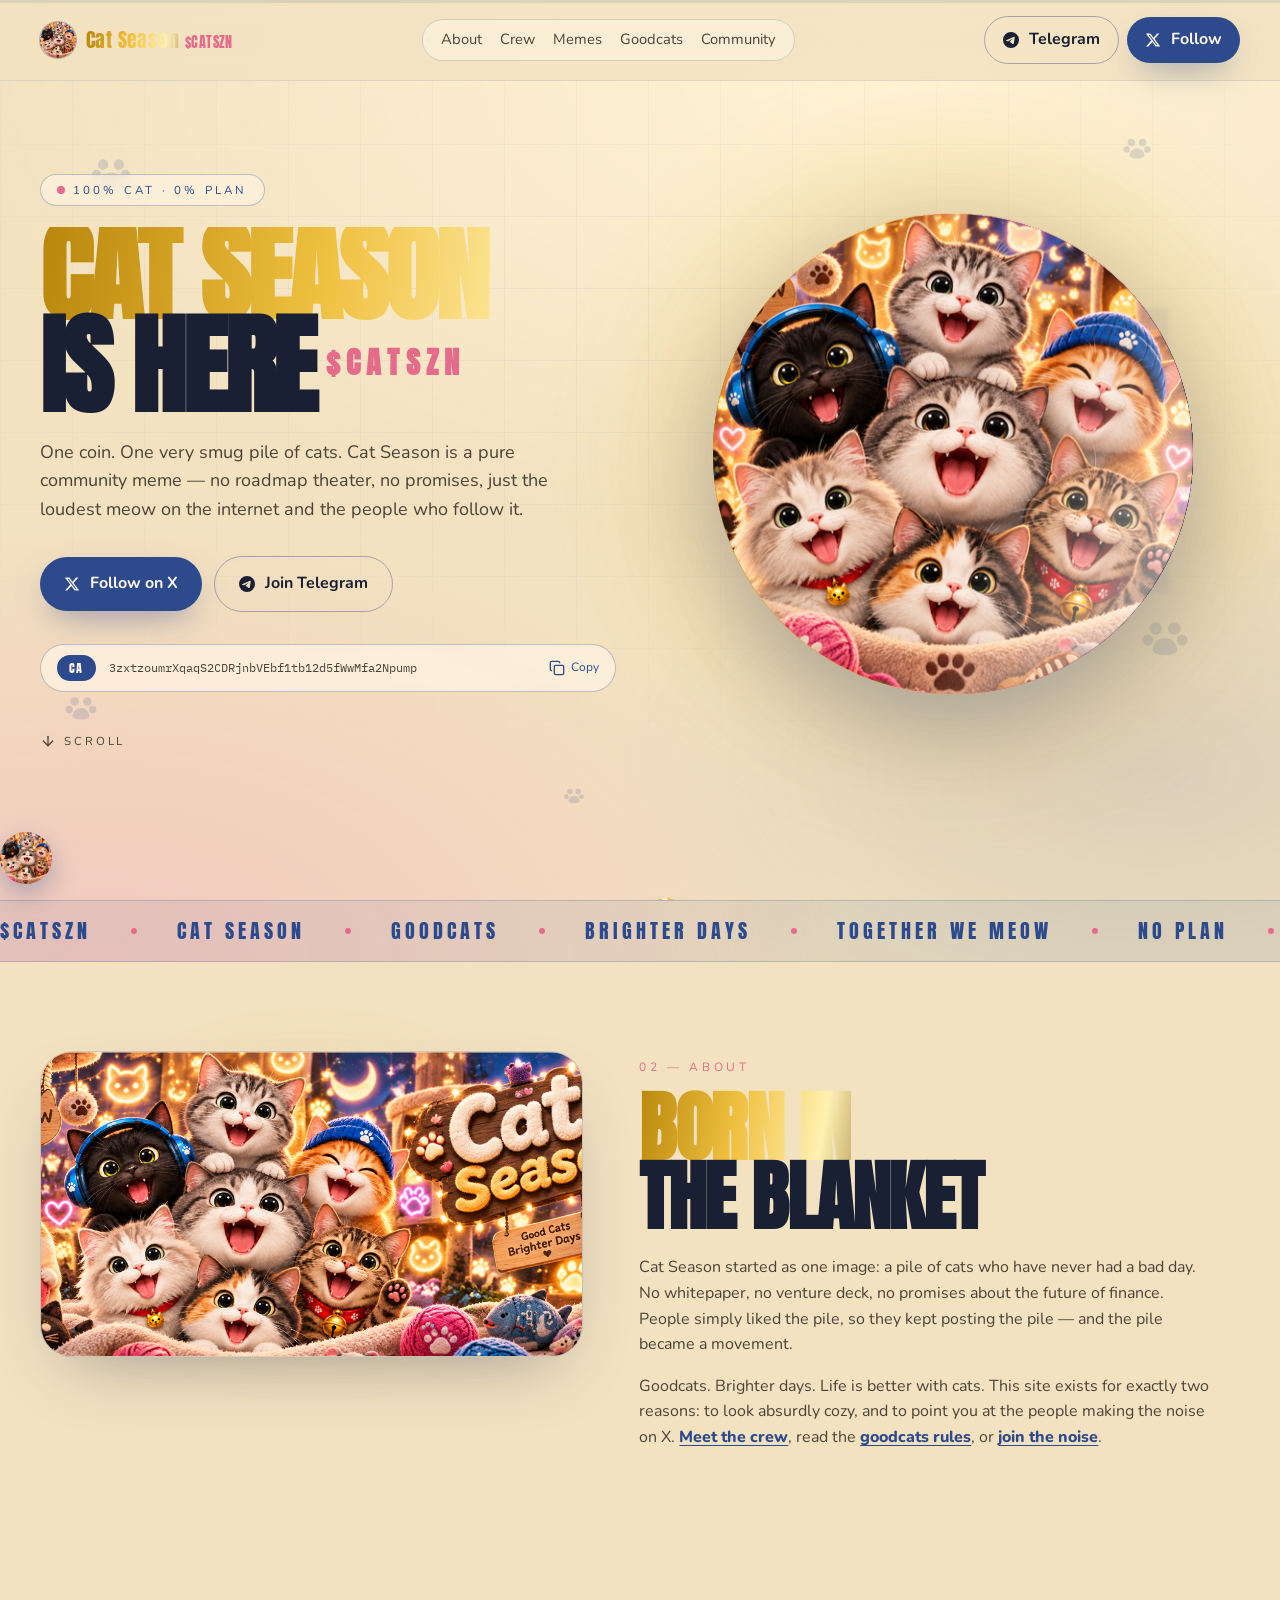
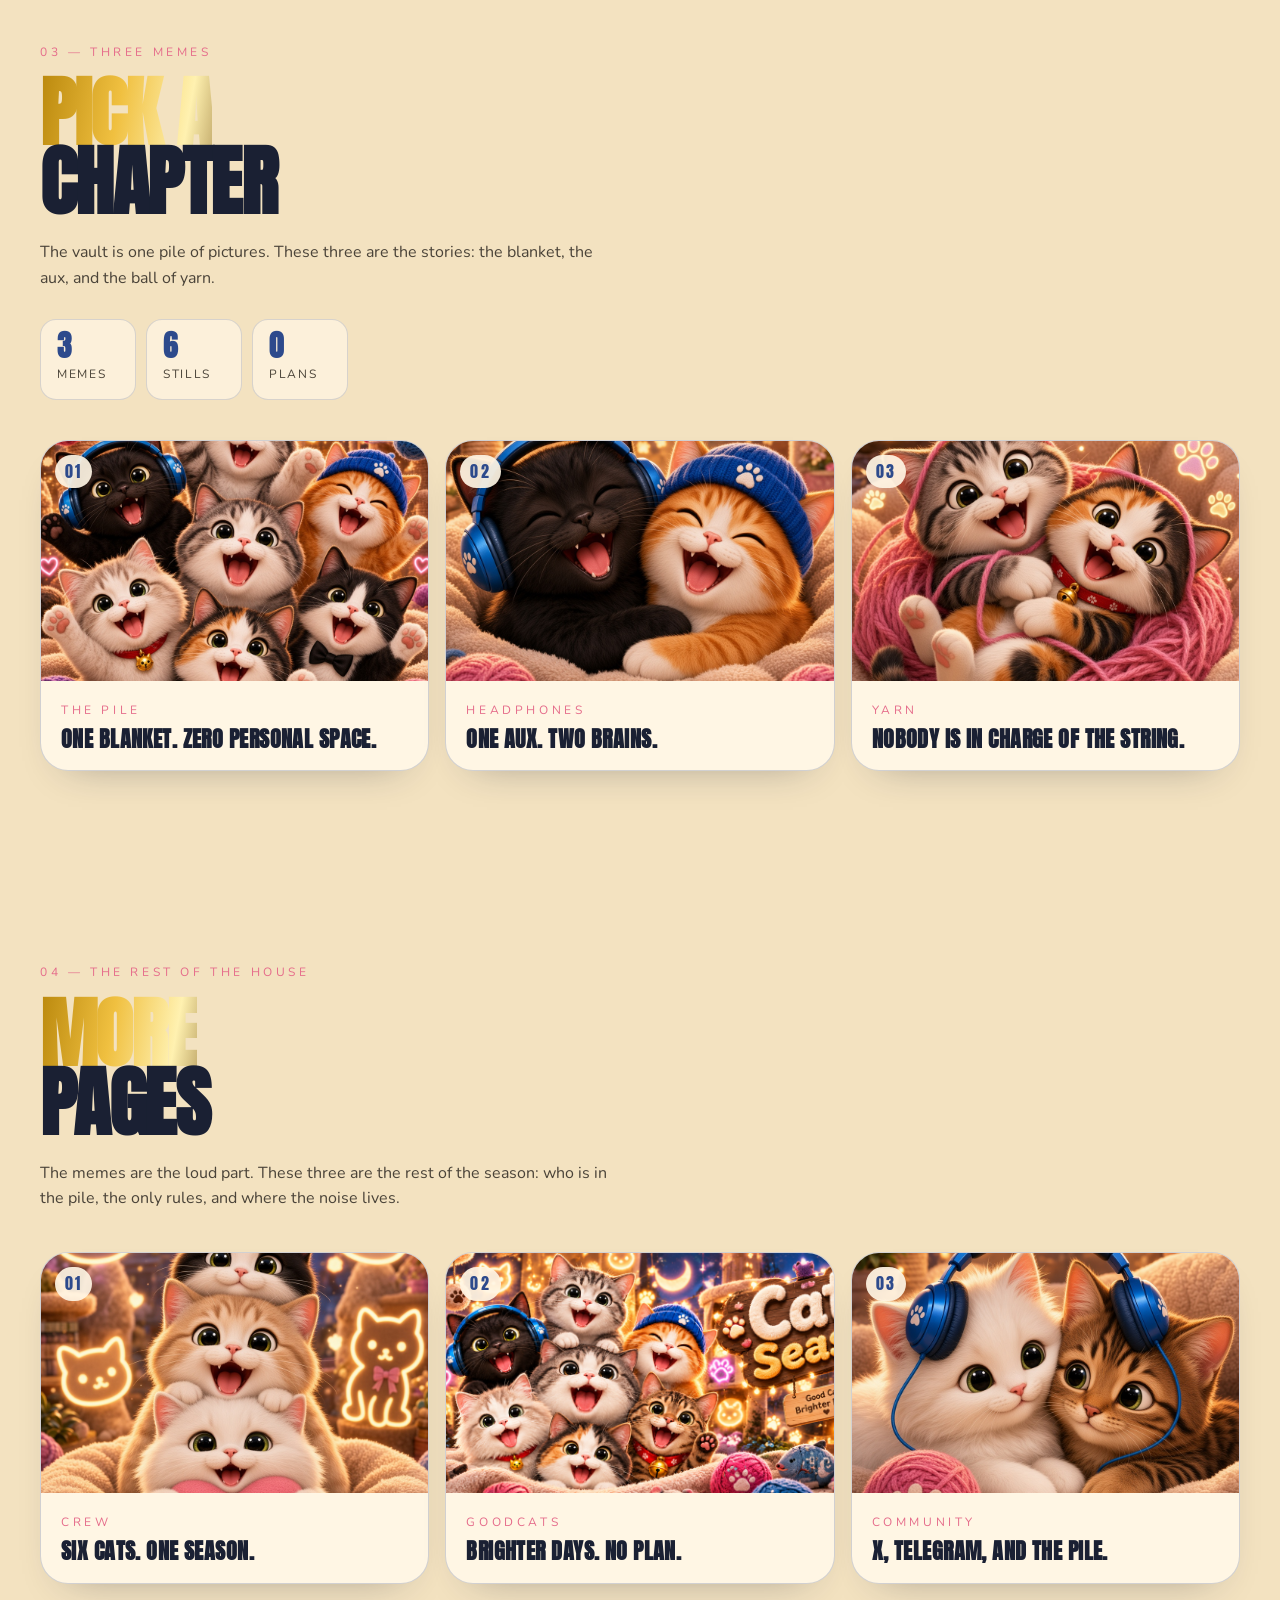
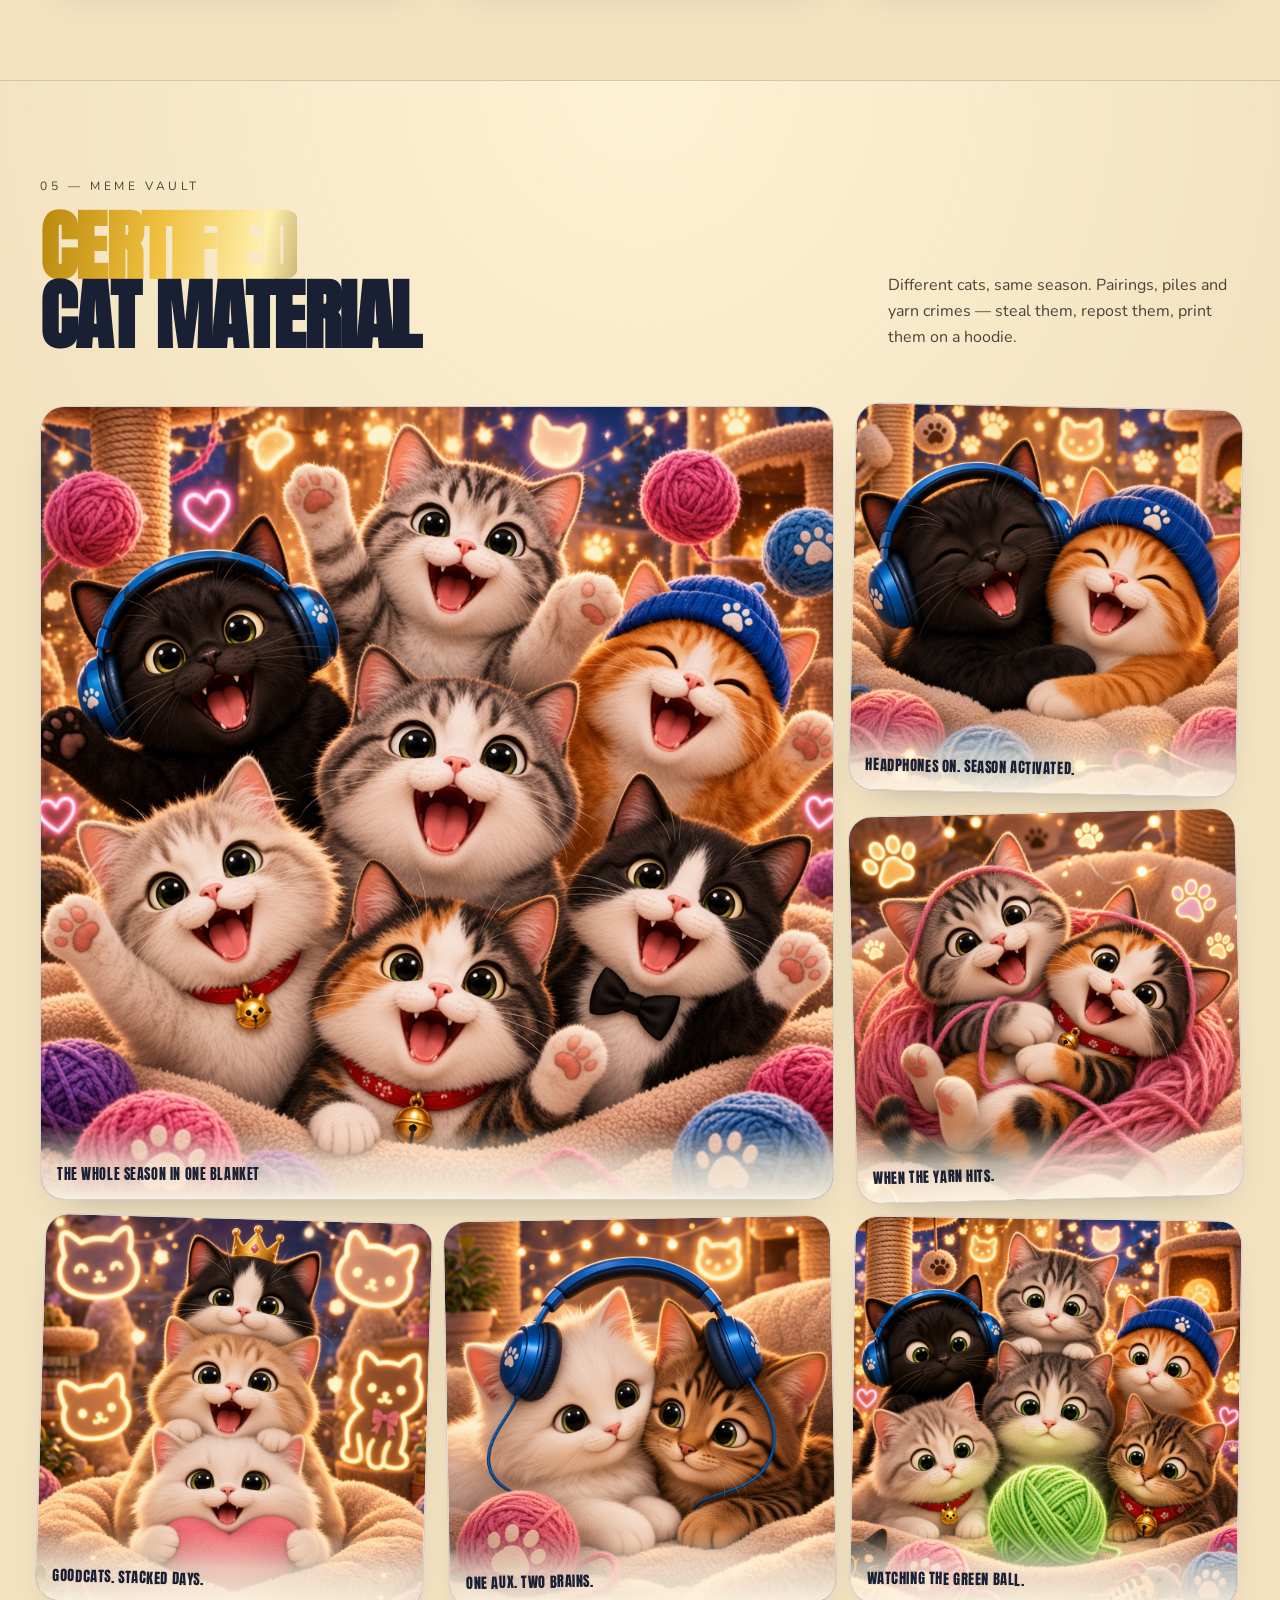
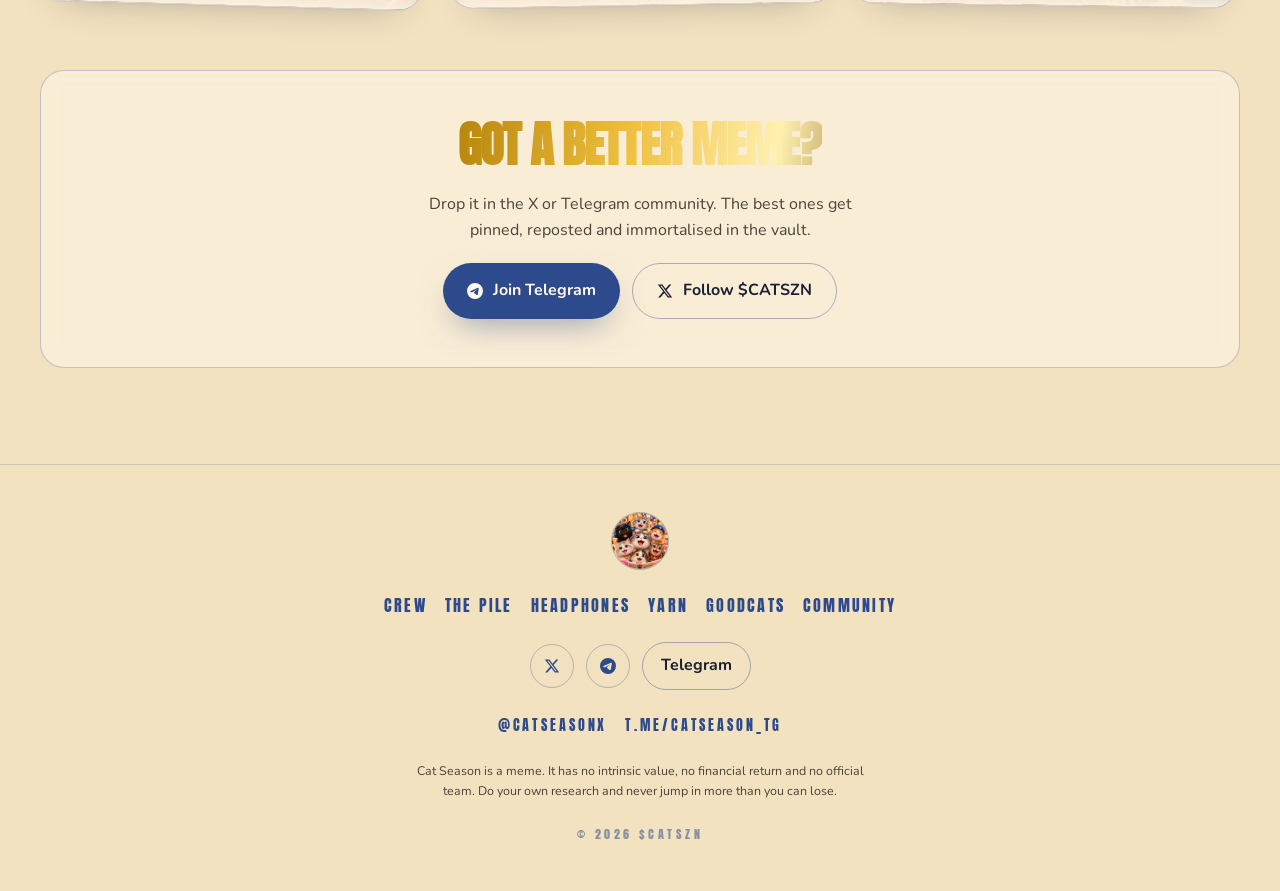
<file: index.html>
<!DOCTYPE html>
<html lang="en">
<head>
  <meta charset="utf-8" />
  <meta name="viewport" content="width=device-width, initial-scale=1" />
  <title>Cat Season — $CATSZN</title>
  <meta name="description" content="One season. One pile. Infinite meows. Cat Season is a community-owned meme project built on goodcats and brighter days." />
  <meta name="theme-color" content="#f6ead2" />
  <meta name="color-scheme" content="light" />
  <meta property="og:title" content="Cat Season — $CATSZN" />
  <meta property="og:description" content="One season. One pile. Infinite meows. Cat Season is a community-owned meme project built on goodcats and brighter days." />
  <meta property="og:image" content="banner.png" />
  <meta name="twitter:card" content="summary_large_image" />
  <meta name="twitter:title" content="Cat Season — $CATSZN" />
  <meta name="twitter:description" content="One season. One pile. Infinite meows. Cat Season is a community-owned meme project built on goodcats and brighter days." />
  <meta name="twitter:image" content="banner.png" />
  <link rel="icon" href="logo.png" />
  <link rel="apple-touch-icon" href="logo.png" />
  <link rel="preload" href="logo.png" as="image" />
  <link rel="preload" href="banner.png" as="image" />
  <link rel="preload" href="memes/full-pile.png" as="image" />
  <link rel="preconnect" href="https://fonts.googleapis.com" />
  <link rel="preconnect" href="https://fonts.gstatic.com" crossorigin />
  <link href="https://fonts.googleapis.com/css2?family=Anton&family=Fredoka:wght@600;700&family=IBM+Plex+Mono:wght@500&family=Nunito:wght@400;600;700;800&display=swap" rel="stylesheet" />
  <link rel="stylesheet" href="theme.css" />
  <script>document.documentElement.classList.add("js");</script>
</head>
<body>
  <div class="wipe" aria-hidden="true"></div>
  <div class="scroll-track" aria-hidden="true"></div>
  <header class="site-header">
    <div class="shell header-inner">
      <a href="#top" class="brand">
        <img src="logo.png" alt="" />
        <span class="brand-name"><span class="text-gold">Cat Season</span><span class="brand-ticker">$CATSZN</span></span>
      </a>
      <nav class="menu" id="site-menu">
        <a href="#about">About</a>
        <a href="crew.html">Crew</a>
        <a href="#chapters">Memes</a>
        <a href="goodcats.html">Goodcats</a>
        <a href="community.html">Community</a>
      </nav>
      <div class="header-end">
        <button type="button" class="nav-toggle" aria-expanded="false" aria-controls="site-menu" aria-label="Open menu">
          <span></span><span></span><span></span>
        </button>
        <a href="https://t.me/catseason_tg" target="_blank" rel="noreferrer" class="btn btn-ghost" aria-label="Cat Season on Telegram">
          <svg viewBox="0 0 24 24" aria-hidden="true"><path d="M11.944 0A12 12 0 0 0 0 12a12 12 0 0 0 12 12 12 12 0 0 0 12-12A12 12 0 0 0 12 0a12 12 0 0 0-.056 0zm4.962 7.224c.1-.002.321.023.465.14a.506.506 0 0 1 .171.325c.016.093.036.306.02.472-.18 1.898-.962 6.502-1.36 8.627-.168.9-.499 1.201-.82 1.23-.696.065-1.225-.46-1.9-.902-1.056-.693-1.653-1.124-2.678-1.8-1.185-.78-.417-1.21.258-1.91.177-.184 3.247-2.977 3.307-3.23.007-.032.014-.15-.056-.212s-.174-.041-.249-.024c-.106.024-1.793 1.14-5.061 3.345-.48.33-.913.49-1.302.48-.428-.008-1.252-.241-1.865-.44-.752-.245-1.349-.374-1.297-.789.027-.216.325-.437.893-.663 3.498-1.524 5.83-2.529 6.998-3.014 3.332-1.386 4.025-1.627 4.476-1.635z"></path></svg>
          <span class="btn-label">Telegram</span>
        </a>
        <a href="https://x.com/catseasonx" target="_blank" rel="noreferrer" class="btn btn-primary">
          <svg viewBox="0 0 24 24" aria-hidden="true"><path d="M18.244 2.25h3.308l-7.227 8.26 8.502 11.24H16.17l-5.214-6.817L4.99 21.75H1.68l7.73-8.835L1.254 2.25H8.08l4.713 6.231zm-1.161 17.52h1.833L7.084 4.126H5.117z"></path></svg>
          <span class="btn-label">Follow</span>
        </a>
      </div>
    </div>
  </header>

  <main>
    <section id="top" class="hero">
      <div class="hero-glow" aria-hidden="true"></div>
      <div class="hero-grid" aria-hidden="true"></div>
      <div class="paws" aria-hidden="true">
        <svg viewBox="0 0 64 64"><path d="M20 8a8 8 0 1 1 0 16 8 8 0 0 1 0-16zm24 0a8 8 0 1 1 0 16 8 8 0 0 1 0-16zM10 24a7 7 0 1 1 0 14 7 7 0 0 1 0-14zm44 0a7 7 0 1 1 0 14 7 7 0 0 1 0-14zM32 28c-10 0-16 8-16 16 4 8 28 8 32 0 0-8-6-16-16-16z"></path></svg>
        <svg viewBox="0 0 64 64"><path d="M20 8a8 8 0 1 1 0 16 8 8 0 0 1 0-16zm24 0a8 8 0 1 1 0 16 8 8 0 0 1 0-16zM10 24a7 7 0 1 1 0 14 7 7 0 0 1 0-14zm44 0a7 7 0 1 1 0 14 7 7 0 0 1 0-14zM32 28c-10 0-16 8-16 16 4 8 28 8 32 0 0-8-6-16-16-16z"></path></svg>
        <svg viewBox="0 0 64 64"><path d="M20 8a8 8 0 1 1 0 16 8 8 0 0 1 0-16zm24 0a8 8 0 1 1 0 16 8 8 0 0 1 0-16zM10 24a7 7 0 1 1 0 14 7 7 0 0 1 0-14zm44 0a7 7 0 1 1 0 14 7 7 0 0 1 0-14zM32 28c-10 0-16 8-16 16 4 8 28 8 32 0 0-8-6-16-16-16z"></path></svg>
        <svg viewBox="0 0 64 64"><path d="M20 8a8 8 0 1 1 0 16 8 8 0 0 1 0-16zm24 0a8 8 0 1 1 0 16 8 8 0 0 1 0-16zM10 24a7 7 0 1 1 0 14 7 7 0 0 1 0-14zm44 0a7 7 0 1 1 0 14 7 7 0 0 1 0-14zM32 28c-10 0-16 8-16 16 4 8 28 8 32 0 0-8-6-16-16-16z"></path></svg>
        <svg viewBox="0 0 64 64"><path d="M20 8a8 8 0 1 1 0 16 8 8 0 0 1 0-16zm24 0a8 8 0 1 1 0 16 8 8 0 0 1 0-16zM10 24a7 7 0 1 1 0 14 7 7 0 0 1 0-14zm44 0a7 7 0 1 1 0 14 7 7 0 0 1 0-14zM32 28c-10 0-16 8-16 16 4 8 28 8 32 0 0-8-6-16-16-16z"></path></svg>
        <svg viewBox="0 0 64 64"><path d="M20 8a8 8 0 1 1 0 16 8 8 0 0 1 0-16zm24 0a8 8 0 1 1 0 16 8 8 0 0 1 0-16zM10 24a7 7 0 1 1 0 14 7 7 0 0 1 0-14zm44 0a7 7 0 1 1 0 14 7 7 0 0 1 0-14zM32 28c-10 0-16 8-16 16 4 8 28 8 32 0 0-8-6-16-16-16z"></path></svg>
      </div>
      <div class="shell hero-inner">
        <div class="hero-copy rise-in">
          <p class="eyebrow"><i class="pulse"></i>100% cat · 0% plan</p>
          <h1>
            <span class="text-gold title-line">Cat Season</span>
            <span class="title-line">is here<span class="ticker">$CATSZN</span></span>
          </h1>
          <p class="lede">One coin. One very smug pile of cats. Cat Season is a pure community meme — no roadmap theater, no promises, just the loudest meow on the internet and the people who follow it.</p>
          <div class="actions">
            <a href="https://x.com/catseasonx" target="_blank" rel="noreferrer" class="btn btn-primary">
              <svg viewBox="0 0 24 24" aria-hidden="true"><path d="M18.244 2.25h3.308l-7.227 8.26 8.502 11.24H16.17l-5.214-6.817L4.99 21.75H1.68l7.73-8.835L1.254 2.25H8.08l4.713 6.231zm-1.161 17.52h1.833L7.084 4.126H5.117z"></path></svg>
              Follow on X
            </a>
            <a href="https://t.me/catseason_tg" target="_blank" rel="noreferrer" class="btn btn-ghost">
              <svg viewBox="0 0 24 24" aria-hidden="true"><path d="M11.944 0A12 12 0 0 0 0 12a12 12 0 0 0 12 12 12 12 0 0 0 12-12A12 12 0 0 0 12 0a12 12 0 0 0-.056 0zm4.962 7.224c.1-.002.321.023.465.14a.506.506 0 0 1 .171.325c.016.093.036.306.02.472-.18 1.898-.962 6.502-1.36 8.627-.168.9-.499 1.201-.82 1.23-.696.065-1.225-.46-1.9-.902-1.056-.693-1.653-1.124-2.678-1.8-1.185-.78-.417-1.21.258-1.91.177-.184 3.247-2.977 3.307-3.23.007-.032.014-.15-.056-.212s-.174-.041-.249-.024c-.106.024-1.793 1.14-5.061 3.345-.48.33-.913.49-1.302.48-.428-.008-1.252-.241-1.865-.44-.752-.245-1.349-.374-1.297-.789.027-.216.325-.437.893-.663 3.498-1.524 5.83-2.529 6.998-3.014 3.332-1.386 4.025-1.627 4.476-1.635z"></path></svg>
              Join Telegram
            </a>
          </div>
          <button type="button" class="ca-btn" id="ca-btn" data-ca="3zxtzoumrXqaqS2CDRjnbVEbf1tb12d5fWwMfa2Npump">
            <span class="ca-pill">CA</span>
            <span class="ca-value" id="ca-value">3zxtzoumrXqaqS2CDRjnbVEbf1tb12d5fWwMfa2Npump</span>
            <span class="ca-copy">
              <svg xmlns="http://www.w3.org/2000/svg" width="16" height="16" viewBox="0 0 24 24" fill="none" stroke="currentColor" stroke-width="2" stroke-linecap="round" stroke-linejoin="round" aria-hidden="true"><rect width="14" height="14" x="8" y="8" rx="2" ry="2"></rect><path d="M4 16c-1.1 0-2-.9-2-2V4c0-1.1.9-2 2-2h10c1.1 0 2 .9 2 2"></path></svg>
              <span class="btn-label" id="ca-label">Copy</span>
            </span>
          </button>
          <a href="#about" class="scroll-hint">
            <svg xmlns="http://www.w3.org/2000/svg" viewBox="0 0 24 24" fill="none" stroke="currentColor" stroke-width="2" stroke-linecap="round" stroke-linejoin="round" aria-hidden="true"><path d="M12 5v14"></path><path d="m19 12-7 7-7-7"></path></svg>
            Scroll
          </a>
        </div>
        <div class="hero-visual">
          <span class="watermark" aria-hidden="true">SZN</span>
          <div class="coin-scene">
            <div class="coin-aura" aria-hidden="true"></div>
            <div class="coin-float">
            <div class="coin-wrap" id="coin">
              <div class="coin">
                <div class="coin-edge" style="transform:translateZ(-13px)"></div>
                <div class="coin-edge" style="transform:translateZ(-11.47px)"></div>
                <div class="coin-edge" style="transform:translateZ(-9.94px)"></div>
                <div class="coin-edge" style="transform:translateZ(-8.41px)"></div>
                <div class="coin-edge" style="transform:translateZ(-6.88px)"></div>
                <div class="coin-edge" style="transform:translateZ(-5.35px)"></div>
                <div class="coin-edge" style="transform:translateZ(-3.82px)"></div>
                <div class="coin-edge" style="transform:translateZ(-2.29px)"></div>
                <div class="coin-edge" style="transform:translateZ(-0.76px)"></div>
                <div class="coin-edge" style="transform:translateZ(0.76px)"></div>
                <div class="coin-edge" style="transform:translateZ(2.29px)"></div>
                <div class="coin-edge" style="transform:translateZ(3.82px)"></div>
                <div class="coin-edge" style="transform:translateZ(5.35px)"></div>
                <div class="coin-edge" style="transform:translateZ(6.88px)"></div>
                <div class="coin-edge" style="transform:translateZ(8.41px)"></div>
                <div class="coin-edge" style="transform:translateZ(9.94px)"></div>
                <div class="coin-edge" style="transform:translateZ(11.47px)"></div>
                <div class="coin-edge" style="transform:translateZ(13px)"></div>
                <div class="coin-face" style="transform:translateZ(14px)">
                  <img src="logo.png" alt="Cat Season logo — a pile of smiling cats in a yarn nest" />
                  <div class="coin-sheen" aria-hidden="true"></div>
                </div>
                <div class="coin-face coin-back" style="transform:rotateY(180deg) translateZ(14px)">
                  <span aria-hidden="true">C</span>
                </div>
              </div>
            </div>
            </div>
          </div>
        </div>
      </div>

      <div class="marquee">
        <div class="marquee-track" aria-hidden="true">
          <span class="marquee-item">$CATSZN<span class="dot"></span></span>
          <span class="marquee-item">Cat Season<span class="dot"></span></span>
          <span class="marquee-item">Goodcats<span class="dot"></span></span>
          <span class="marquee-item">Brighter Days<span class="dot"></span></span>
          <span class="marquee-item">Together we meow<span class="dot"></span></span>
          <span class="marquee-item">No plan<span class="dot"></span></span>
          <span class="marquee-item">Pure vibes<span class="dot"></span></span>
          <span class="marquee-item">Life is better with cats<span class="dot"></span></span>
          <span class="marquee-item">$CATSZN<span class="dot"></span></span>
          <span class="marquee-item">Cat Season<span class="dot"></span></span>
          <span class="marquee-item">Goodcats<span class="dot"></span></span>
          <span class="marquee-item">Brighter Days<span class="dot"></span></span>
          <span class="marquee-item">Together we meow<span class="dot"></span></span>
          <span class="marquee-item">No plan<span class="dot"></span></span>
          <span class="marquee-item">Pure vibes<span class="dot"></span></span>
          <span class="marquee-item">Life is better with cats<span class="dot"></span></span>
        </div>
      </div>
    </section>

    <section id="about" class="section">
      <div class="shell about-grid">
        <div class="banner-wrap reveal">
          <div class="banner-glow" aria-hidden="true"></div>
          <img src="banner.png" alt="Cat Season banner — the crew piled under fairy lights with a Cat Season sign" />
        </div>
        <div class="reveal">
          <p class="kicker">02 — About</p>
          <h2><span class="text-gold">Born in</span><br /><span>the blanket</span></h2>
          <p class="prose">Cat Season started as one image: a pile of cats who have never had a bad day. No whitepaper, no venture deck, no promises about the future of finance. People simply liked the pile, so they kept posting the pile — and the pile became a movement.</p>
          <p class="prose">Goodcats. Brighter days. Life is better with cats. This site exists for exactly two reasons: to look absurdly cozy, and to point you at the people making the noise on X. <a class="inline-link" href="crew.html">Meet the crew</a>, read the <a class="inline-link" href="goodcats.html">goodcats rules</a>, or <a class="inline-link" href="community.html">join the noise</a>.</p>
        </div>
      </div>
    </section>

    <section id="chapters" class="section">
      <div class="shell">
        <div class="reveal">
          <p class="kicker">03 — Three memes</p>
          <h2><span class="text-gold">Pick a</span><br />chapter</h2>
          <p class="prose">The vault is one pile of pictures. These three are the stories: the blanket, the aux, and the ball of yarn.</p>
          <ul class="stats">
            <li><strong data-count="3">0</strong><span>memes</span></li>
            <li><strong data-count="6">0</strong><span>stills</span></li>
            <li><strong data-count="0">0</strong><span>plans</span></li>
          </ul>
        </div>
        <div class="chapter-grid">
          <a class="chapter reveal" href="pile.html">
            <img src="memes/full-pile.png" alt="The Cat Season crew piled together in one blanket" />
            <span class="chapter-no">01</span>
            <span class="chapter-body">
              <span class="kicker">The Pile</span>
              <strong>One blanket. Zero personal space.</strong>
            </span>
          </a>
          <a class="chapter reveal" href="headphones.html">
            <img src="memes/duo-headphones.png" alt="Black cat and orange beanie cat sharing a laugh in headphones" />
            <span class="chapter-no">02</span>
            <span class="chapter-body">
              <span class="kicker">Headphones</span>
              <strong>One aux. Two brains.</strong>
            </span>
          </a>
          <a class="chapter reveal" href="yarn.html">
            <img src="memes/yarn-chaos.png" alt="Two kittens tangled in a pink yarn ball" />
            <span class="chapter-no">03</span>
            <span class="chapter-body">
              <span class="kicker">Yarn</span>
              <strong>Nobody is in charge of the string.</strong>
            </span>
          </a>
        </div>
      </div>
    </section>

    <section id="house" class="section">
      <div class="shell">
        <div class="reveal">
          <p class="kicker">04 — The rest of the house</p>
          <h2><span class="text-gold">More</span><br />pages</h2>
          <p class="prose">The memes are the loud part. These three are the rest of the season: who is in the pile, the only rules, and where the noise lives.</p>
        </div>
        <div class="chapter-grid">
          <a class="chapter reveal" href="crew.html">
            <img src="memes/stack.png" alt="Three Cat Season cats stacked in a nest, the top one wearing a crown" />
            <span class="chapter-no">01</span>
            <span class="chapter-body">
              <span class="kicker">Crew</span>
              <strong>Six cats. One season.</strong>
            </span>
          </a>
          <a class="chapter reveal" href="goodcats.html">
            <img src="banner.png" alt="The Cat Season crew under fairy lights with a Cat Season sign" />
            <span class="chapter-no">02</span>
            <span class="chapter-body">
              <span class="kicker">Goodcats</span>
              <strong>Brighter days. No plan.</strong>
            </span>
          </a>
          <a class="chapter reveal" href="community.html">
            <img src="memes/shared-aux.png" alt="White kitten and brown tabby sharing blue headphones" />
            <span class="chapter-no">03</span>
            <span class="chapter-body">
              <span class="kicker">Community</span>
              <strong>X, Telegram, and the pile.</strong>
            </span>
          </a>
        </div>
      </div>
    </section>

    <section id="memes" class="section memes">
      <div class="memes-glow" aria-hidden="true"></div>
      <div class="shell">
        <div class="memes-head reveal">
          <div>
            <p class="kicker">05 — Meme vault</p>
            <h2><span class="text-gold">Certified</span><br /><span>cat material</span></h2>
          </div>
          <p>Different cats, same season. Pairings, piles and yarn crimes — steal them, repost them, print them on a hoodie.</p>
        </div>
        <div class="meme-bento">
          <figure class="meme meme-feature">
            <a href="pile.html" class="meme-link">
              <img src="memes/full-pile.png" alt="The Cat Season crew piled together — headphones, beanie, tabby, calico, white, and tuxedo cats" />
            </a>
            <figcaption>the whole season in one blanket</figcaption>
          </figure>
          <figure class="meme">
            <a href="headphones.html" class="meme-link">
              <img src="memes/duo-headphones.png" alt="Black headphones cat and orange beanie cat laughing together" />
            </a>
            <figcaption>headphones on. season activated.</figcaption>
          </figure>
          <figure class="meme">
            <a href="yarn.html" class="meme-link">
              <img src="memes/yarn-chaos.png" alt="Silver tabby and calico kitten tangled in a giant pink yarn ball" />
            </a>
            <figcaption>when the yarn hits.</figcaption>
          </figure>
          <figure class="meme">
            <a href="pile.html" class="meme-link">
              <img src="memes/stack.png" alt="White heart-pillow cat, cream tabby, and crowned tuxedo stacked as a totem" />
            </a>
            <figcaption>goodcats. stacked days.</figcaption>
          </figure>
          <figure class="meme">
            <a href="headphones.html" class="meme-link">
              <img src="memes/shared-aux.png" alt="White kitten and brown tabby sharing one pair of blue headphones" />
            </a>
            <figcaption>one aux. two brains.</figcaption>
          </figure>
          <figure class="meme">
            <a href="yarn.html" class="meme-link">
              <img src="memes/green-yarn.png" alt="Six different Cat Season cats staring at a glowing green yarn ball" />
            </a>
            <figcaption>watching the green ball.</figcaption>
          </figure>
        </div>
        <div class="cta-card reveal">
          <h3 class="text-gold">Got a better meme?</h3>
          <p>Drop it in the X or Telegram community. The best ones get pinned, reposted and immortalised in the vault.</p>
          <div class="cta-actions">
            <a href="https://t.me/catseason_tg" target="_blank" rel="noreferrer" class="btn btn-primary">
              <svg viewBox="0 0 24 24" aria-hidden="true"><path d="M11.944 0A12 12 0 0 0 0 12a12 12 0 0 0 12 12 12 12 0 0 0 12-12A12 12 0 0 0 12 0a12 12 0 0 0-.056 0zm4.962 7.224c.1-.002.321.023.465.14a.506.506 0 0 1 .171.325c.016.093.036.306.02.472-.18 1.898-.962 6.502-1.36 8.627-.168.9-.499 1.201-.82 1.23-.696.065-1.225-.46-1.9-.902-1.056-.693-1.653-1.124-2.678-1.8-1.185-.78-.417-1.21.258-1.91.177-.184 3.247-2.977 3.307-3.23.007-.032.014-.15-.056-.212s-.174-.041-.249-.024c-.106.024-1.793 1.14-5.061 3.345-.48.33-.913.49-1.302.48-.428-.008-1.252-.241-1.865-.44-.752-.245-1.349-.374-1.297-.789.027-.216.325-.437.893-.663 3.498-1.524 5.83-2.529 6.998-3.014 3.332-1.386 4.025-1.627 4.476-1.635z"></path></svg>
              Join Telegram
            </a>
            <a href="https://x.com/catseasonx" target="_blank" rel="noreferrer" class="btn btn-ghost">
              <svg viewBox="0 0 24 24" aria-hidden="true"><path d="M18.244 2.25h3.308l-7.227 8.26 8.502 11.24H16.17l-5.214-6.817L4.99 21.75H1.68l7.73-8.835L1.254 2.25H8.08l4.713 6.231zm-1.161 17.52h1.833L7.084 4.126H5.117z"></path></svg>
              Follow $CATSZN
            </a>
          </div>
        </div>
      </div>
    </section>
  </main>

  <footer class="site-footer">
    <div class="shell footer-inner">
      <img src="logo.png" alt="" />
      <nav class="footer-pages" aria-label="Site pages">
        <a href="crew.html">Crew</a>
        <a href="pile.html">The Pile</a>
        <a href="headphones.html">Headphones</a>
        <a href="yarn.html">Yarn</a>
        <a href="goodcats.html">Goodcats</a>
        <a href="community.html">Community</a>
      </nav>
      <div class="footer-links">
        <a href="https://x.com/catseasonx" target="_blank" rel="noreferrer" aria-label="Cat Season on X" class="icon-btn">
          <svg viewBox="0 0 24 24" aria-hidden="true"><path d="M18.244 2.25h3.308l-7.227 8.26 8.502 11.24H16.17l-5.214-6.817L4.99 21.75H1.68l7.73-8.835L1.254 2.25H8.08l4.713 6.231zm-1.161 17.52h1.833L7.084 4.126H5.117z"></path></svg>
        </a>
        <a href="https://t.me/catseason_tg" target="_blank" rel="noreferrer" aria-label="Cat Season on Telegram" class="icon-btn">
          <svg viewBox="0 0 24 24" aria-hidden="true"><path d="M11.944 0A12 12 0 0 0 0 12a12 12 0 0 0 12 12 12 12 0 0 0 12-12A12 12 0 0 0 12 0a12 12 0 0 0-.056 0zm4.962 7.224c.1-.002.321.023.465.14a.506.506 0 0 1 .171.325c.016.093.036.306.02.472-.18 1.898-.962 6.502-1.36 8.627-.168.9-.499 1.201-.82 1.23-.696.065-1.225-.46-1.9-.902-1.056-.693-1.653-1.124-2.678-1.8-1.185-.78-.417-1.21.258-1.91.177-.184 3.247-2.977 3.307-3.23.007-.032.014-.15-.056-.212s-.174-.041-.249-.024c-.106.024-1.793 1.14-5.061 3.345-.48.33-.913.49-1.302.48-.428-.008-1.252-.241-1.865-.44-.752-.245-1.349-.374-1.297-.789.027-.216.325-.437.893-.663 3.498-1.524 5.83-2.529 6.998-3.014 3.332-1.386 4.025-1.627 4.476-1.635z"></path></svg>
        </a>
        <a href="https://t.me/catseason_tg" target="_blank" rel="noreferrer" class="btn btn-ghost">Telegram</a>
      </div>
      <div class="footer-handles">
        <a href="https://x.com/catseasonx" target="_blank" rel="noreferrer" class="footer-handle">@catseasonx</a>
        <a href="https://t.me/catseason_tg" target="_blank" rel="noreferrer" class="footer-handle">t.me/catseason_tg</a>
      </div>
      <p class="disclaimer">Cat Season is a meme. It has no intrinsic value, no financial return and no official team. Do your own research and never jump in more than you can lose.</p>
      <p class="copy">© 2026 $CATSZN</p>
    </div>
  </footer>

  <script src="site.js"></script>
</body>
</html>
</file>
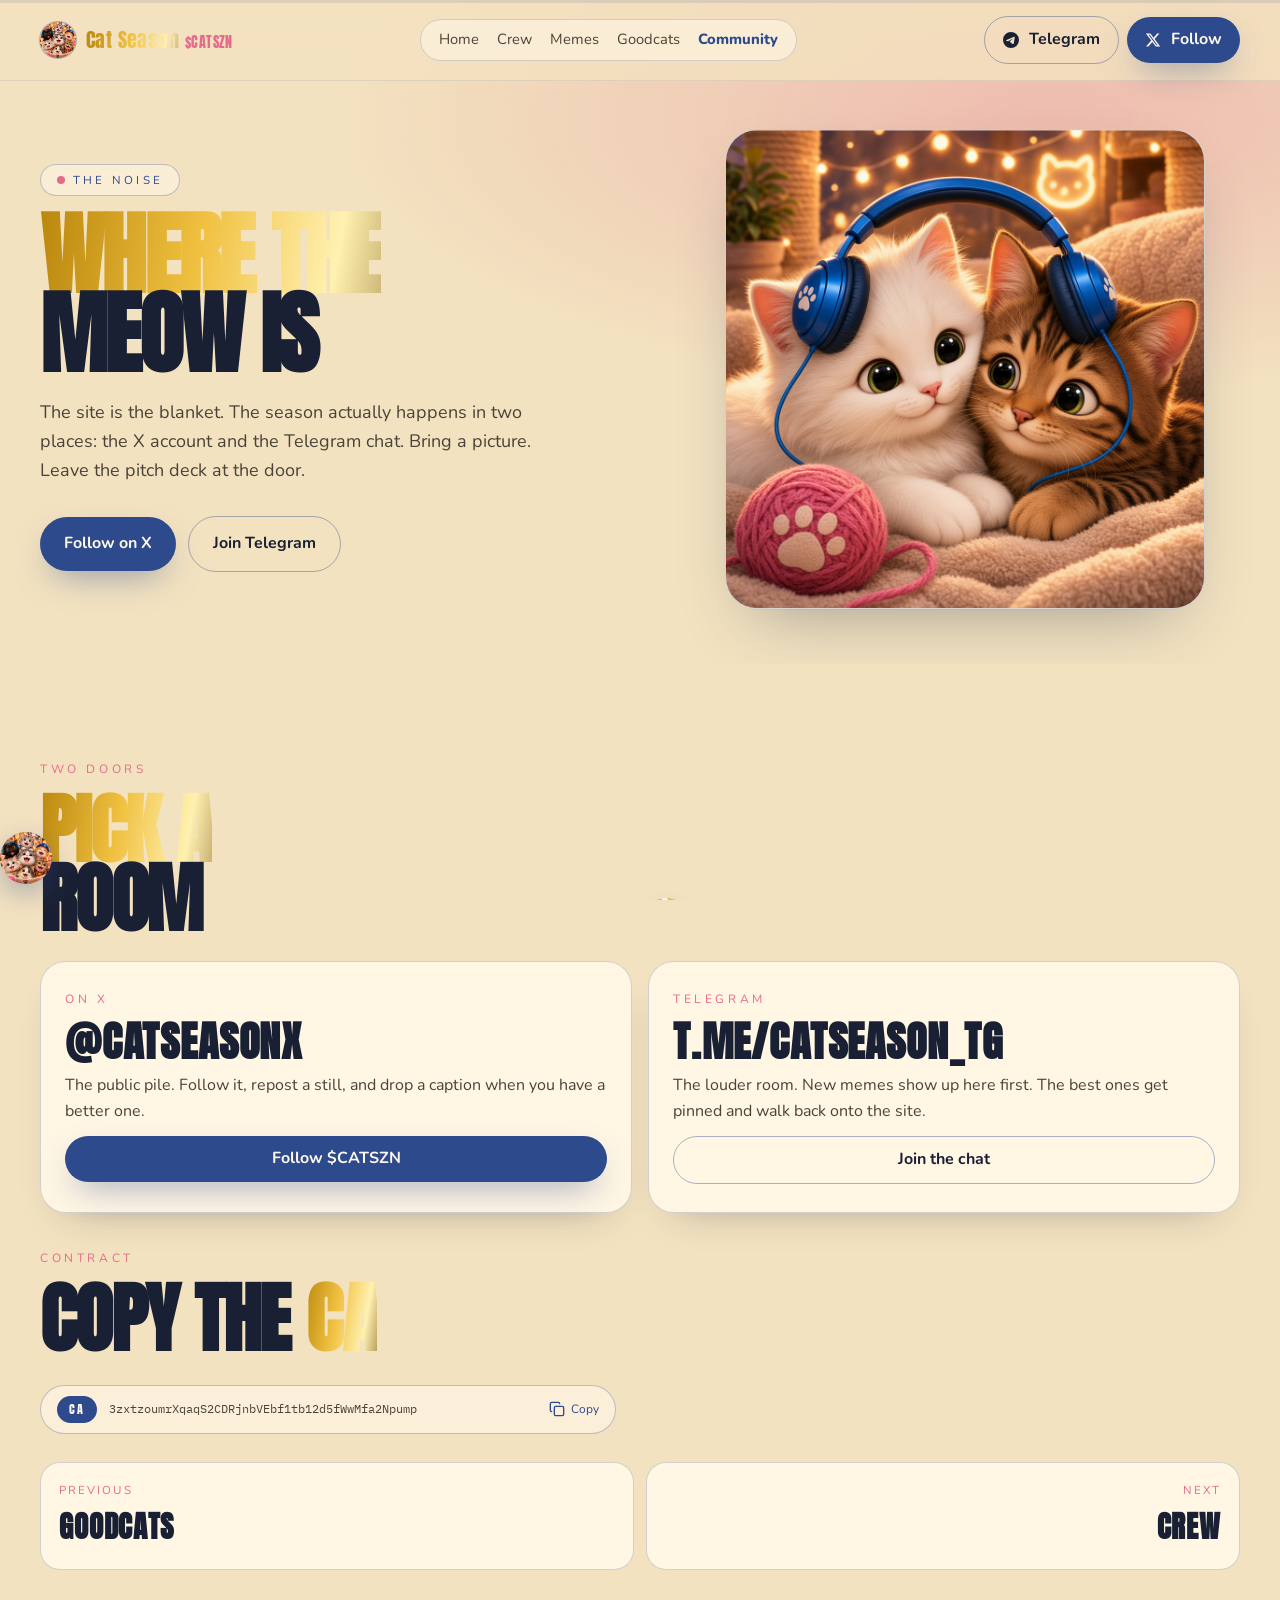
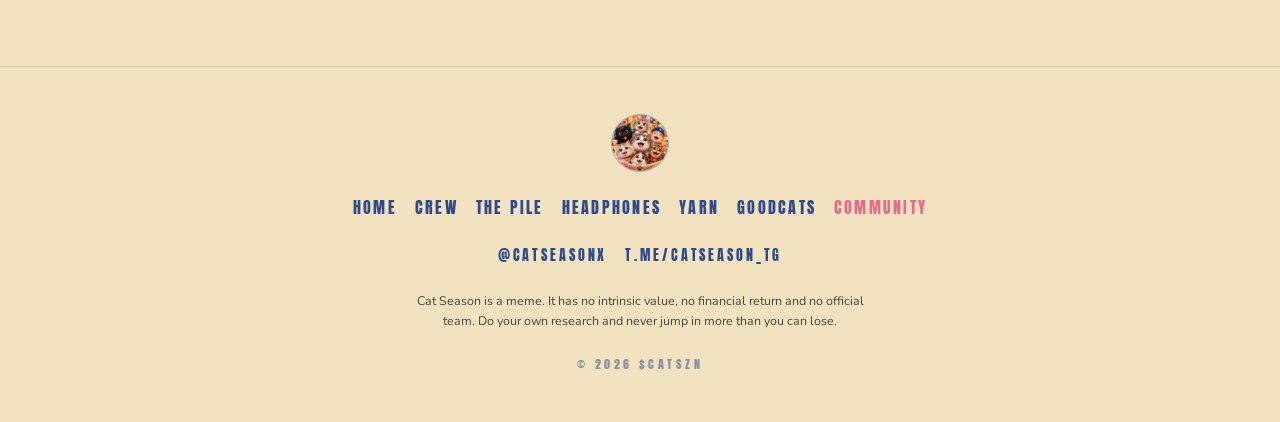
<file: community.html>
<!DOCTYPE html>
<html lang="en">
<head>
  <meta charset="utf-8" />
  <meta name="viewport" content="width=device-width, initial-scale=1" />
  <title>Community — Cat Season</title>
  <meta name="description" content="Cat Season lives on X and Telegram. Follow @catseasonx and join t.me/catseason_tg." />
  <meta name="theme-color" content="#f6ead2" />
  <link rel="icon" href="logo.png" />
  <link rel="preconnect" href="https://fonts.googleapis.com" />
  <link rel="preconnect" href="https://fonts.gstatic.com" crossorigin />
  <link href="https://fonts.googleapis.com/css2?family=Anton&family=Fredoka:wght@600;700&family=IBM+Plex+Mono:wght@500&family=Nunito:wght@400;600;700;800&display=swap" rel="stylesheet" />
  <link rel="stylesheet" href="theme.css" />
  <script>document.documentElement.classList.add("js");</script>
</head>
<body class="page-community">
  <div class="wipe" aria-hidden="true"></div>
  <div class="scroll-track" aria-hidden="true"></div>
  <header class="site-header">
    <div class="shell header-inner">
      <a href="index.html" class="brand">
        <img src="logo.png" alt="" />
        <span class="brand-name"><span class="text-gold">Cat Season</span><span class="brand-ticker">$CATSZN</span></span>
      </a>
      <nav class="menu" id="site-menu">
        <a href="index.html">Home</a>
        <a href="crew.html">Crew</a>
        <a href="index.html#chapters">Memes</a>
        <a href="goodcats.html">Goodcats</a>
        <a href="community.html" aria-current="page">Community</a>
      </nav>
      <div class="header-end">
        <button type="button" class="nav-toggle" aria-expanded="false" aria-controls="site-menu" aria-label="Open menu">
          <span></span><span></span><span></span>
        </button>
        <a href="https://t.me/catseason_tg" target="_blank" rel="noreferrer" class="btn btn-ghost" aria-label="Cat Season on Telegram">
          <svg viewBox="0 0 24 24" aria-hidden="true"><path d="M11.944 0A12 12 0 0 0 0 12a12 12 0 0 0 12 12 12 12 0 0 0 12-12A12 12 0 0 0 12 0a12 12 0 0 0-.056 0zm4.962 7.224c.1-.002.321.023.465.14a.506.506 0 0 1 .171.325c.016.093.036.306.02.472-.18 1.898-.962 6.502-1.36 8.627-.168.9-.499 1.201-.82 1.23-.696.065-1.225-.46-1.9-.902-1.056-.693-1.653-1.124-2.678-1.8-1.185-.78-.417-1.21.258-1.91.177-.184 3.247-2.977 3.307-3.23.007-.032.014-.15-.056-.212s-.174-.041-.249-.024c-.106.024-1.793 1.14-5.061 3.345-.48.33-.913.49-1.302.48-.428-.008-1.252-.241-1.865-.44-.752-.245-1.349-.374-1.297-.789.027-.216.325-.437.893-.663 3.498-1.524 5.83-2.529 6.998-3.014 3.332-1.386 4.025-1.627 4.476-1.635z"></path></svg>
          <span class="btn-label">Telegram</span>
        </a>
        <a href="https://x.com/catseasonx" target="_blank" rel="noreferrer" class="btn btn-primary">
          <svg viewBox="0 0 24 24" aria-hidden="true"><path d="M18.244 2.25h3.308l-7.227 8.26 8.502 11.24H16.17l-5.214-6.817L4.99 21.75H1.68l7.73-8.835L1.254 2.25H8.08l4.713 6.231zm-1.161 17.52h1.833L7.084 4.126H5.117z"></path></svg>
          <span class="btn-label">Follow</span>
        </a>
      </div>
    </div>
  </header>
  <main>
    <section class="story-hero">
      <div class="shell story-hero-grid">
        <div class="rise-in">
          <p class="eyebrow"><i class="pulse"></i>The noise</p>
          <h1><span class="text-gold">Where the</span><br />meow is</h1>
          <p class="lede">The site is the blanket. The season actually happens in two places: the X account and the Telegram chat. Bring a picture. Leave the pitch deck at the door.</p>
          <div class="actions">
            <a href="https://x.com/catseasonx" target="_blank" rel="noreferrer" class="btn btn-primary">Follow on X</a>
            <a href="https://t.me/catseason_tg" target="_blank" rel="noreferrer" class="btn btn-ghost">Join Telegram</a>
          </div>
        </div>
        <div class="story-stage">
          <div class="rings" aria-hidden="true"><i></i><i></i><i></i></div>
          <div class="story-frame">
            <img src="memes/shared-aux.png" alt="White kitten and brown tabby sharing one pair of blue headphones" />
          </div>
        </div>
      </div>
    </section>
    <section class="section">
      <div class="shell">
        <div class="reveal">
          <p class="kicker">Two doors</p>
          <h2><span class="text-gold">Pick a</span><br />room</h2>
        </div>
        <div class="social-grid">
          <a class="social-card reveal" href="https://x.com/catseasonx" target="_blank" rel="noreferrer">
            <span class="kicker">On X</span>
            <strong>@catseasonx</strong>
            <p>The public pile. Follow it, repost a still, and drop a caption when you have a better one.</p>
            <span class="btn btn-primary">Follow $CATSZN</span>
          </a>
          <a class="social-card reveal" href="https://t.me/catseason_tg" target="_blank" rel="noreferrer">
            <span class="kicker">Telegram</span>
            <strong>t.me/catseason_tg</strong>
            <p>The louder room. New memes show up here first. The best ones get pinned and walk back onto the site.</p>
            <span class="btn btn-ghost">Join the chat</span>
          </a>
        </div>
        <div class="reveal" style="margin-top: 36px">
          <p class="kicker">Contract</p>
          <h2>Copy the <span class="text-gold">CA</span></h2>
          <button type="button" class="ca-btn" id="ca-btn" data-ca="3zxtzoumrXqaqS2CDRjnbVEbf1tb12d5fWwMfa2Npump">
            <span class="ca-pill">CA</span>
            <span class="ca-value" id="ca-value">3zxtzoumrXqaqS2CDRjnbVEbf1tb12d5fWwMfa2Npump</span>
            <span class="ca-copy">
              <svg xmlns="http://www.w3.org/2000/svg" width="16" height="16" viewBox="0 0 24 24" fill="none" stroke="currentColor" stroke-width="2" stroke-linecap="round" stroke-linejoin="round" aria-hidden="true"><rect width="14" height="14" x="8" y="8" rx="2" ry="2"></rect><path d="M4 16c-1.1 0-2-.9-2-2V4c0-1.1.9-2 2-2h10c1.1 0 2 .9 2 2"></path></svg>
              <span class="btn-label" id="ca-label">Copy</span>
            </span>
          </button>
        </div>
        <nav class="pager reveal" aria-label="More pages">
          <a href="goodcats.html"><span>Previous</span><strong>Goodcats</strong></a>
          <a class="next" href="crew.html"><span>Next</span><strong>Crew</strong></a>
        </nav>
      </div>
    </section>
  </main>
  <footer class="site-footer">
    <div class="shell footer-inner">
      <img src="logo.png" alt="" />
      <nav class="footer-pages" aria-label="Site pages">
        <a href="index.html">Home</a>
        <a href="crew.html">Crew</a>
        <a href="pile.html">The Pile</a>
        <a href="headphones.html">Headphones</a>
        <a href="yarn.html">Yarn</a>
        <a href="goodcats.html">Goodcats</a>
        <a href="community.html" aria-current="page">Community</a>
      </nav>
      <div class="footer-handles">
        <a href="https://x.com/catseasonx" target="_blank" rel="noreferrer" class="footer-handle">@catseasonx</a>
        <a href="https://t.me/catseason_tg" target="_blank" rel="noreferrer" class="footer-handle">t.me/catseason_tg</a>
      </div>
      <p class="disclaimer">Cat Season is a meme. It has no intrinsic value, no financial return and no official team. Do your own research and never jump in more than you can lose.</p>
      <p class="copy">© 2026 $CATSZN</p>
    </div>
  </footer>
  <script src="site.js"></script>
</body>
</html>
</file>
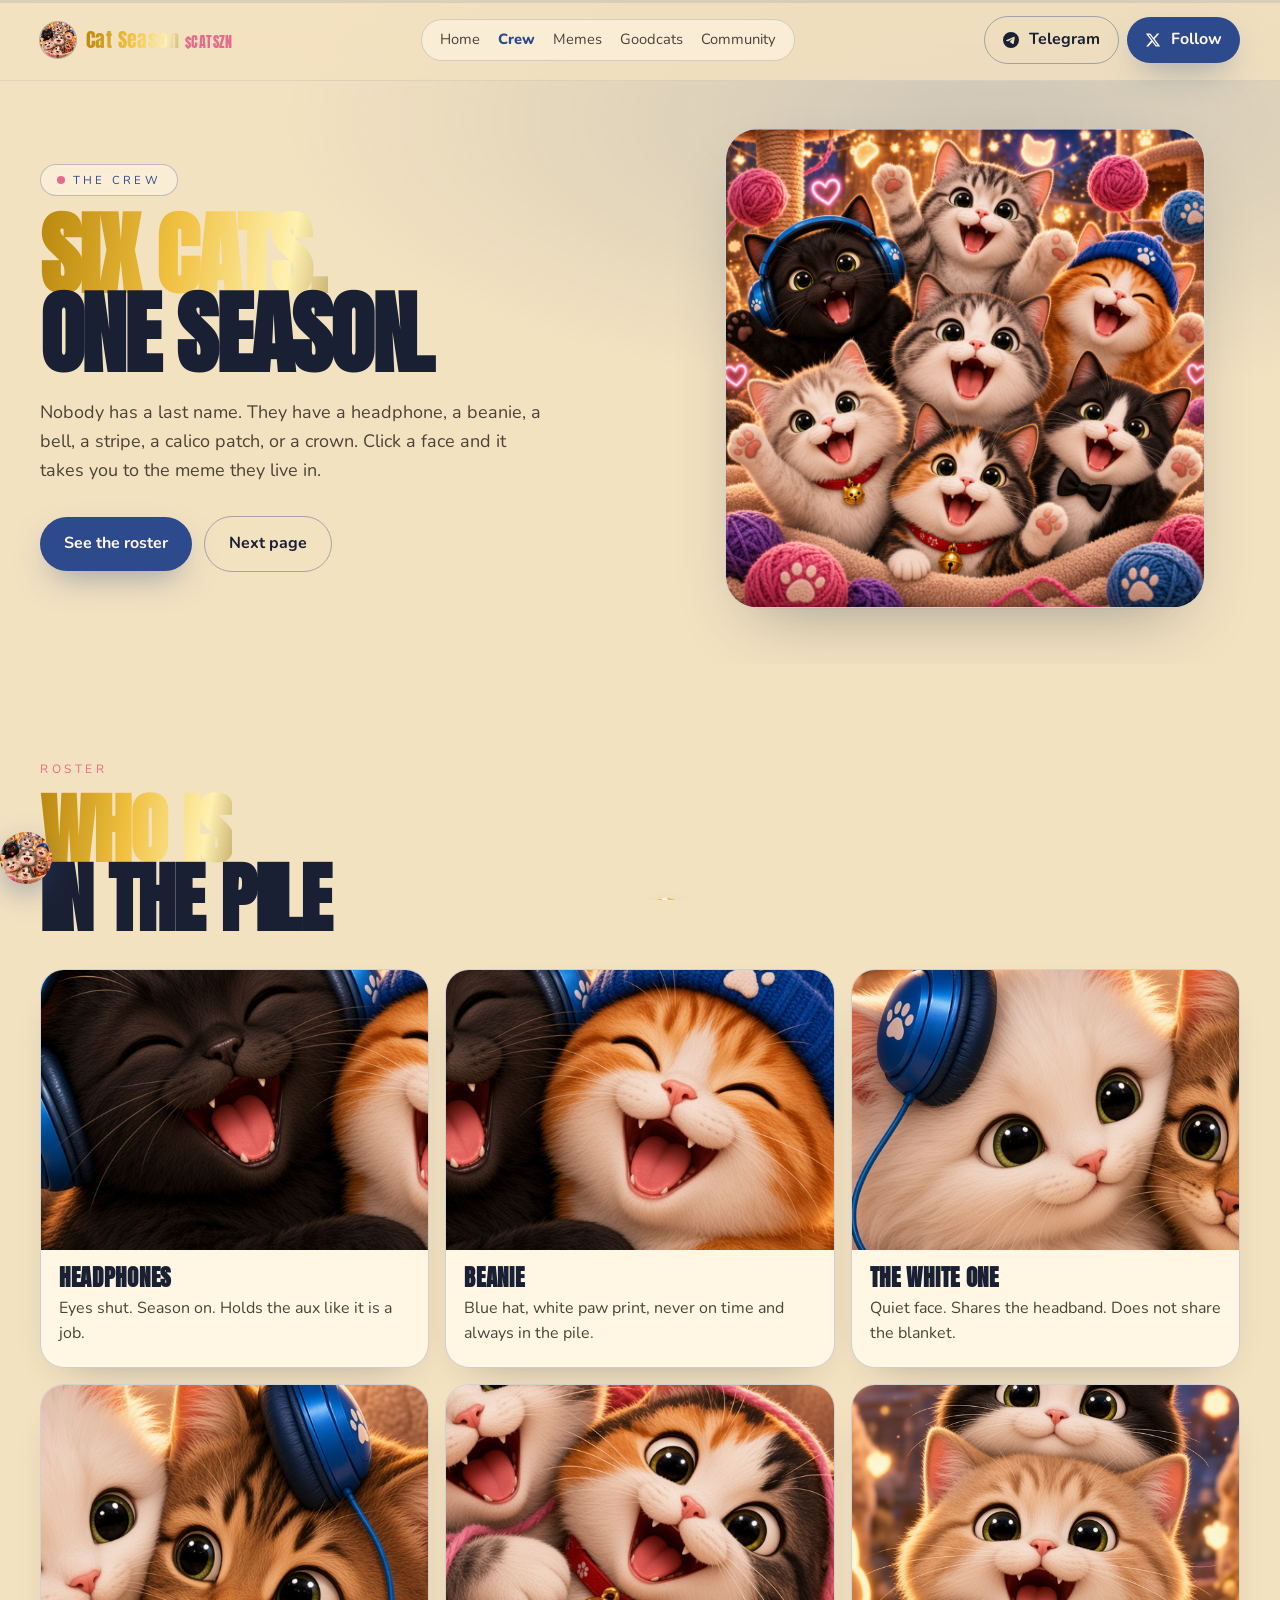
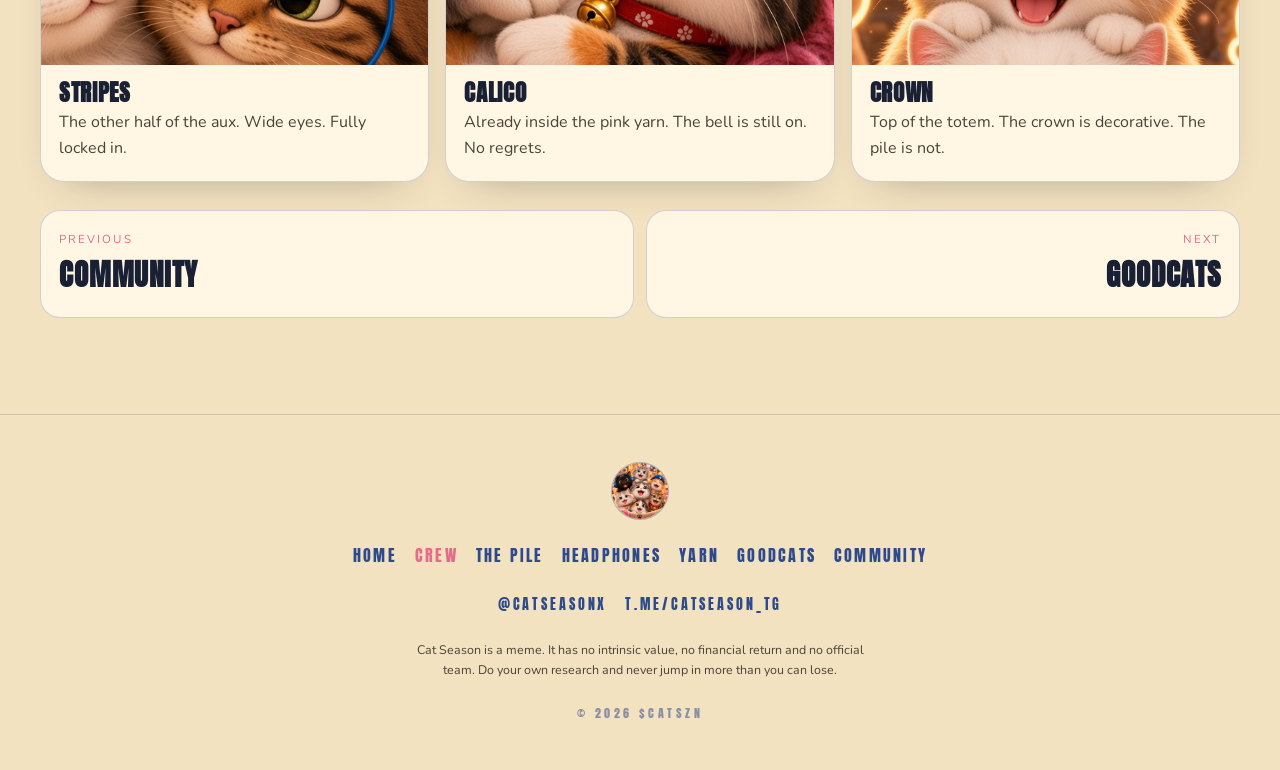
<file: crew.html>
<!DOCTYPE html>
<html lang="en">
<head>
  <meta charset="utf-8" />
  <meta name="viewport" content="width=device-width, initial-scale=1" />
  <title>The Crew — Cat Season</title>
  <meta name="description" content="Six cats, one season. Meet the headphones, the beanie, the white one, the stripes, the calico, and the crown." />
  <meta name="theme-color" content="#f6ead2" />
  <link rel="icon" href="logo.png" />
  <link rel="preconnect" href="https://fonts.googleapis.com" />
  <link rel="preconnect" href="https://fonts.gstatic.com" crossorigin />
  <link href="https://fonts.googleapis.com/css2?family=Anton&family=Fredoka:wght@600;700&family=IBM+Plex+Mono:wght@500&family=Nunito:wght@400;600;700;800&display=swap" rel="stylesheet" />
  <link rel="stylesheet" href="theme.css" />
  <script>document.documentElement.classList.add("js");</script>
</head>
<body class="page-crew">
  <div class="wipe" aria-hidden="true"></div>
  <div class="scroll-track" aria-hidden="true"></div>
  <header class="site-header">
    <div class="shell header-inner">
      <a href="index.html" class="brand">
        <img src="logo.png" alt="" />
        <span class="brand-name"><span class="text-gold">Cat Season</span><span class="brand-ticker">$CATSZN</span></span>
      </a>
      <nav class="menu" id="site-menu">
        <a href="index.html">Home</a>
        <a href="crew.html" aria-current="page">Crew</a>
        <a href="index.html#chapters">Memes</a>
        <a href="goodcats.html">Goodcats</a>
        <a href="community.html">Community</a>
      </nav>
      <div class="header-end">
        <button type="button" class="nav-toggle" aria-expanded="false" aria-controls="site-menu" aria-label="Open menu">
          <span></span><span></span><span></span>
        </button>
        <a href="https://t.me/catseason_tg" target="_blank" rel="noreferrer" class="btn btn-ghost" aria-label="Cat Season on Telegram">
          <svg viewBox="0 0 24 24" aria-hidden="true"><path d="M11.944 0A12 12 0 0 0 0 12a12 12 0 0 0 12 12 12 12 0 0 0 12-12A12 12 0 0 0 12 0a12 12 0 0 0-.056 0zm4.962 7.224c.1-.002.321.023.465.14a.506.506 0 0 1 .171.325c.016.093.036.306.02.472-.18 1.898-.962 6.502-1.36 8.627-.168.9-.499 1.201-.82 1.23-.696.065-1.225-.46-1.9-.902-1.056-.693-1.653-1.124-2.678-1.8-1.185-.78-.417-1.21.258-1.91.177-.184 3.247-2.977 3.307-3.23.007-.032.014-.15-.056-.212s-.174-.041-.249-.024c-.106.024-1.793 1.14-5.061 3.345-.48.33-.913.49-1.302.48-.428-.008-1.252-.241-1.865-.44-.752-.245-1.349-.374-1.297-.789.027-.216.325-.437.893-.663 3.498-1.524 5.83-2.529 6.998-3.014 3.332-1.386 4.025-1.627 4.476-1.635z"></path></svg>
          <span class="btn-label">Telegram</span>
        </a>
        <a href="https://x.com/catseasonx" target="_blank" rel="noreferrer" class="btn btn-primary">
          <svg viewBox="0 0 24 24" aria-hidden="true"><path d="M18.244 2.25h3.308l-7.227 8.26 8.502 11.24H16.17l-5.214-6.817L4.99 21.75H1.68l7.73-8.835L1.254 2.25H8.08l4.713 6.231zm-1.161 17.52h1.833L7.084 4.126H5.117z"></path></svg>
          <span class="btn-label">Follow</span>
        </a>
      </div>
    </div>
  </header>
  <main>
    <section class="story-hero">
      <div class="shell story-hero-grid">
        <div class="rise-in">
          <p class="eyebrow"><i class="pulse"></i>The crew</p>
          <h1><span class="text-gold">Six cats.</span><br />One season.</h1>
          <p class="lede">Nobody has a last name. They have a headphone, a beanie, a bell, a stripe, a calico patch, or a crown. Click a face and it takes you to the meme they live in.</p>
          <div class="actions">
            <a href="#roster" class="btn btn-primary">See the roster</a>
            <a href="goodcats.html" class="btn btn-ghost">Next page</a>
          </div>
        </div>
        <div class="story-stage">
          <div class="story-frame">
            <img src="memes/full-pile.png" alt="The whole Cat Season crew piled together in one blanket" />
          </div>
        </div>
      </div>
    </section>
    <section id="roster" class="section">
      <div class="shell">
        <div class="reveal">
          <p class="kicker">Roster</p>
          <h2><span class="text-gold">Who is</span><br />in the pile</h2>
        </div>
        <div class="crew-grid">
          <a class="cat reveal" href="headphones.html">
            <span class="cat-photo pos-left"><img src="memes/duo-headphones.png" alt="Black cat wearing blue headphones, eyes shut, laughing" /></span>
            <span class="cat-copy"><strong>Headphones</strong><span>Eyes shut. Season on. Holds the aux like it is a job.</span></span>
          </a>
          <a class="cat reveal" href="headphones.html">
            <span class="cat-photo pos-right"><img src="memes/duo-headphones.png" alt="Orange cat in a blue paw-print beanie, laughing" /></span>
            <span class="cat-copy"><strong>Beanie</strong><span>Blue hat, white paw print, never on time and always in the pile.</span></span>
          </a>
          <a class="cat reveal" href="headphones.html">
            <span class="cat-photo pos-left"><img src="memes/shared-aux.png" alt="White kitten sharing a pair of blue headphones" /></span>
            <span class="cat-copy"><strong>The white one</strong><span>Quiet face. Shares the headband. Does not share the blanket.</span></span>
          </a>
          <a class="cat reveal" href="headphones.html">
            <span class="cat-photo pos-right"><img src="memes/shared-aux.png" alt="Brown tabby sharing blue headphones with a white kitten" /></span>
            <span class="cat-copy"><strong>Stripes</strong><span>The other half of the aux. Wide eyes. Fully locked in.</span></span>
          </a>
          <a class="cat reveal" href="yarn.html">
            <span class="cat-photo pos-calico"><img src="memes/yarn-chaos.png" alt="Calico kitten tangled in a pink yarn ball, red collar and bell" /></span>
            <span class="cat-copy"><strong>Calico</strong><span>Already inside the pink yarn. The bell is still on. No regrets.</span></span>
          </a>
          <a class="cat reveal" href="pile.html">
            <span class="cat-photo pos-top"><img src="memes/stack.png" alt="Black and white cat wearing a small gold crown, stacked on two other cats" /></span>
            <span class="cat-copy"><strong>Crown</strong><span>Top of the totem. The crown is decorative. The pile is not.</span></span>
          </a>
        </div>
        <nav class="pager reveal" aria-label="More pages">
          <a href="community.html"><span>Previous</span><strong>Community</strong></a>
          <a class="next" href="goodcats.html"><span>Next</span><strong>Goodcats</strong></a>
        </nav>
      </div>
    </section>
  </main>
  <footer class="site-footer">
    <div class="shell footer-inner">
      <img src="logo.png" alt="" />
      <nav class="footer-pages" aria-label="Site pages">
        <a href="index.html">Home</a>
        <a href="crew.html" aria-current="page">Crew</a>
        <a href="pile.html">The Pile</a>
        <a href="headphones.html">Headphones</a>
        <a href="yarn.html">Yarn</a>
        <a href="goodcats.html">Goodcats</a>
        <a href="community.html">Community</a>
      </nav>
      <div class="footer-handles">
        <a href="https://x.com/catseasonx" target="_blank" rel="noreferrer" class="footer-handle">@catseasonx</a>
        <a href="https://t.me/catseason_tg" target="_blank" rel="noreferrer" class="footer-handle">t.me/catseason_tg</a>
      </div>
      <p class="disclaimer">Cat Season is a meme. It has no intrinsic value, no financial return and no official team. Do your own research and never jump in more than you can lose.</p>
      <p class="copy">© 2026 $CATSZN</p>
    </div>
  </footer>
  <script src="site.js"></script>
</body>
</html>
</file>
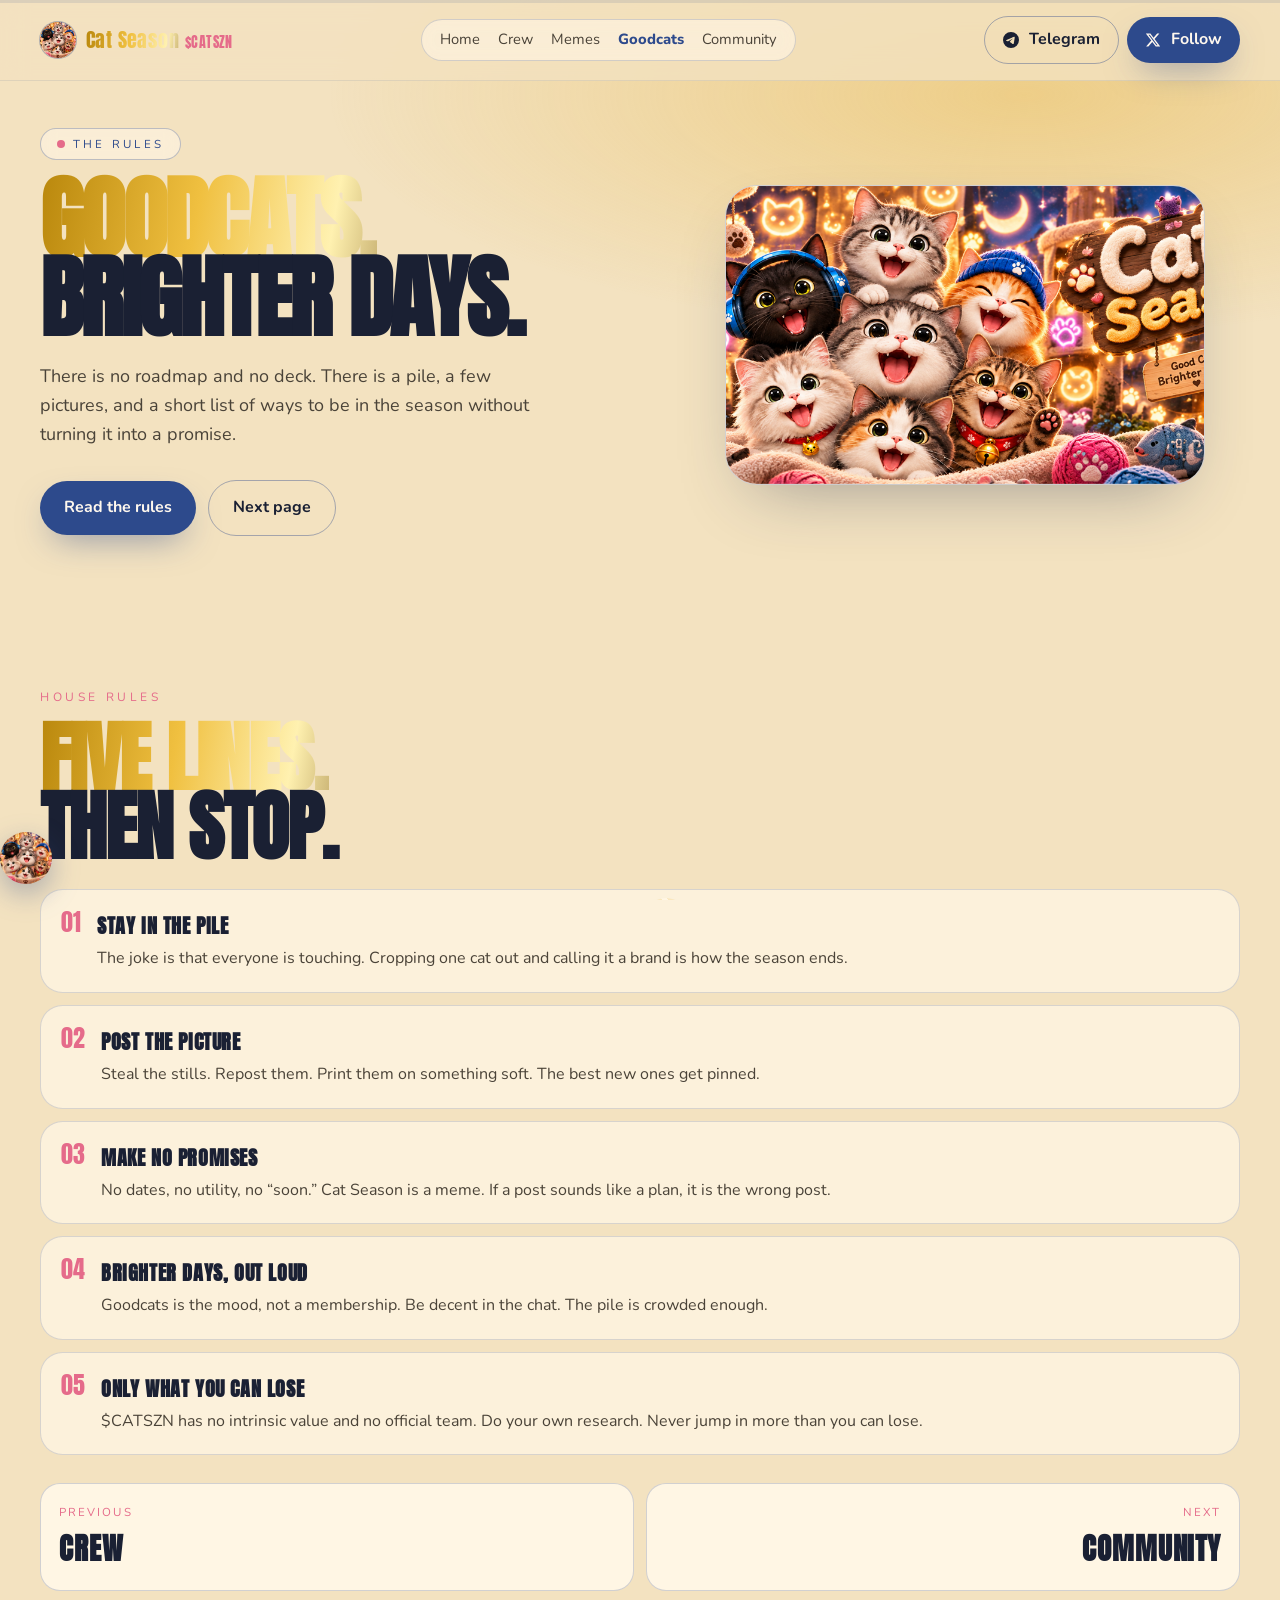
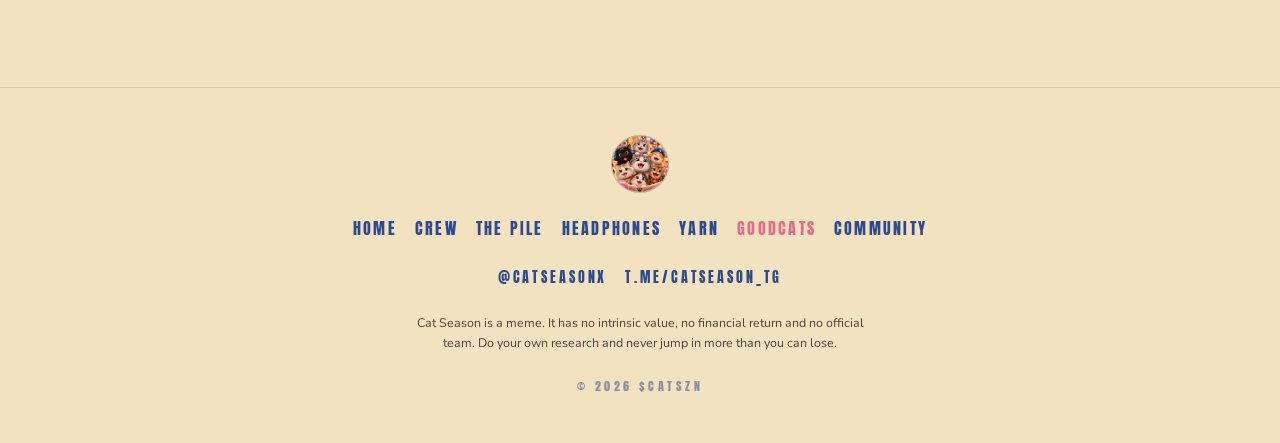
<file: goodcats.html>
<!DOCTYPE html>
<html lang="en">
<head>
  <meta charset="utf-8" />
  <meta name="viewport" content="width=device-width, initial-scale=1" />
  <title>Goodcats — Cat Season</title>
  <meta name="description" content="The only Cat Season rules: stay in the pile, post the picture, make no promises, and never jump in more than you can lose." />
  <meta name="theme-color" content="#f6ead2" />
  <link rel="icon" href="logo.png" />
  <link rel="preconnect" href="https://fonts.googleapis.com" />
  <link rel="preconnect" href="https://fonts.gstatic.com" crossorigin />
  <link href="https://fonts.googleapis.com/css2?family=Anton&family=Fredoka:wght@600;700&family=IBM+Plex+Mono:wght@500&family=Nunito:wght@400;600;700;800&display=swap" rel="stylesheet" />
  <link rel="stylesheet" href="theme.css" />
  <script>document.documentElement.classList.add("js");</script>
</head>
<body class="page-goodcats">
  <div class="wipe" aria-hidden="true"></div>
  <div class="scroll-track" aria-hidden="true"></div>
  <header class="site-header">
    <div class="shell header-inner">
      <a href="index.html" class="brand">
        <img src="logo.png" alt="" />
        <span class="brand-name"><span class="text-gold">Cat Season</span><span class="brand-ticker">$CATSZN</span></span>
      </a>
      <nav class="menu" id="site-menu">
        <a href="index.html">Home</a>
        <a href="crew.html">Crew</a>
        <a href="index.html#chapters">Memes</a>
        <a href="goodcats.html" aria-current="page">Goodcats</a>
        <a href="community.html">Community</a>
      </nav>
      <div class="header-end">
        <button type="button" class="nav-toggle" aria-expanded="false" aria-controls="site-menu" aria-label="Open menu">
          <span></span><span></span><span></span>
        </button>
        <a href="https://t.me/catseason_tg" target="_blank" rel="noreferrer" class="btn btn-ghost" aria-label="Cat Season on Telegram">
          <svg viewBox="0 0 24 24" aria-hidden="true"><path d="M11.944 0A12 12 0 0 0 0 12a12 12 0 0 0 12 12 12 12 0 0 0 12-12A12 12 0 0 0 12 0a12 12 0 0 0-.056 0zm4.962 7.224c.1-.002.321.023.465.14a.506.506 0 0 1 .171.325c.016.093.036.306.02.472-.18 1.898-.962 6.502-1.36 8.627-.168.9-.499 1.201-.82 1.23-.696.065-1.225-.46-1.9-.902-1.056-.693-1.653-1.124-2.678-1.8-1.185-.78-.417-1.21.258-1.91.177-.184 3.247-2.977 3.307-3.23.007-.032.014-.15-.056-.212s-.174-.041-.249-.024c-.106.024-1.793 1.14-5.061 3.345-.48.33-.913.49-1.302.48-.428-.008-1.252-.241-1.865-.44-.752-.245-1.349-.374-1.297-.789.027-.216.325-.437.893-.663 3.498-1.524 5.83-2.529 6.998-3.014 3.332-1.386 4.025-1.627 4.476-1.635z"></path></svg>
          <span class="btn-label">Telegram</span>
        </a>
        <a href="https://x.com/catseasonx" target="_blank" rel="noreferrer" class="btn btn-primary">
          <svg viewBox="0 0 24 24" aria-hidden="true"><path d="M18.244 2.25h3.308l-7.227 8.26 8.502 11.24H16.17l-5.214-6.817L4.99 21.75H1.68l7.73-8.835L1.254 2.25H8.08l4.713 6.231zm-1.161 17.52h1.833L7.084 4.126H5.117z"></path></svg>
          <span class="btn-label">Follow</span>
        </a>
      </div>
    </div>
  </header>
  <main>
    <section class="story-hero">
      <div class="shell story-hero-grid">
        <div class="rise-in">
          <p class="eyebrow"><i class="pulse"></i>The rules</p>
          <h1><span class="text-gold">Goodcats.</span><br />Brighter days.</h1>
          <p class="lede">There is no roadmap and no deck. There is a pile, a few pictures, and a short list of ways to be in the season without turning it into a promise.</p>
          <div class="actions">
            <a href="#rules" class="btn btn-primary">Read the rules</a>
            <a href="community.html" class="btn btn-ghost">Next page</a>
          </div>
        </div>
        <div class="story-stage">
          <div class="story-frame story-frame-wide">
            <img src="banner.png" alt="The Cat Season crew piled under fairy lights beside a Cat Season sign" />
          </div>
        </div>
      </div>
    </section>
    <section id="rules" class="section">
      <div class="shell">
        <div class="reveal">
          <p class="kicker">House rules</p>
          <h2><span class="text-gold">Five lines.</span><br />Then stop.</h2>
        </div>
        <ol class="rule-list">
          <li class="rule reveal"><em>01</em><div><strong>Stay in the pile</strong><p>The joke is that everyone is touching. Cropping one cat out and calling it a brand is how the season ends.</p></div></li>
          <li class="rule reveal"><em>02</em><div><strong>Post the picture</strong><p>Steal the stills. Repost them. Print them on something soft. The best new ones get pinned.</p></div></li>
          <li class="rule reveal"><em>03</em><div><strong>Make no promises</strong><p>No dates, no utility, no “soon.” Cat Season is a meme. If a post sounds like a plan, it is the wrong post.</p></div></li>
          <li class="rule reveal"><em>04</em><div><strong>Brighter days, out loud</strong><p>Goodcats is the mood, not a membership. Be decent in the chat. The pile is crowded enough.</p></div></li>
          <li class="rule reveal"><em>05</em><div><strong>Only what you can lose</strong><p>$CATSZN has no intrinsic value and no official team. Do your own research. Never jump in more than you can lose.</p></div></li>
        </ol>
        <nav class="pager reveal" aria-label="More pages">
          <a href="crew.html"><span>Previous</span><strong>Crew</strong></a>
          <a class="next" href="community.html"><span>Next</span><strong>Community</strong></a>
        </nav>
      </div>
    </section>
  </main>
  <footer class="site-footer">
    <div class="shell footer-inner">
      <img src="logo.png" alt="" />
      <nav class="footer-pages" aria-label="Site pages">
        <a href="index.html">Home</a>
        <a href="crew.html">Crew</a>
        <a href="pile.html">The Pile</a>
        <a href="headphones.html">Headphones</a>
        <a href="yarn.html">Yarn</a>
        <a href="goodcats.html" aria-current="page">Goodcats</a>
        <a href="community.html">Community</a>
      </nav>
      <div class="footer-handles">
        <a href="https://x.com/catseasonx" target="_blank" rel="noreferrer" class="footer-handle">@catseasonx</a>
        <a href="https://t.me/catseason_tg" target="_blank" rel="noreferrer" class="footer-handle">t.me/catseason_tg</a>
      </div>
      <p class="disclaimer">Cat Season is a meme. It has no intrinsic value, no financial return and no official team. Do your own research and never jump in more than you can lose.</p>
      <p class="copy">© 2026 $CATSZN</p>
    </div>
  </footer>
  <script src="site.js"></script>
</body>
</html>
</file>
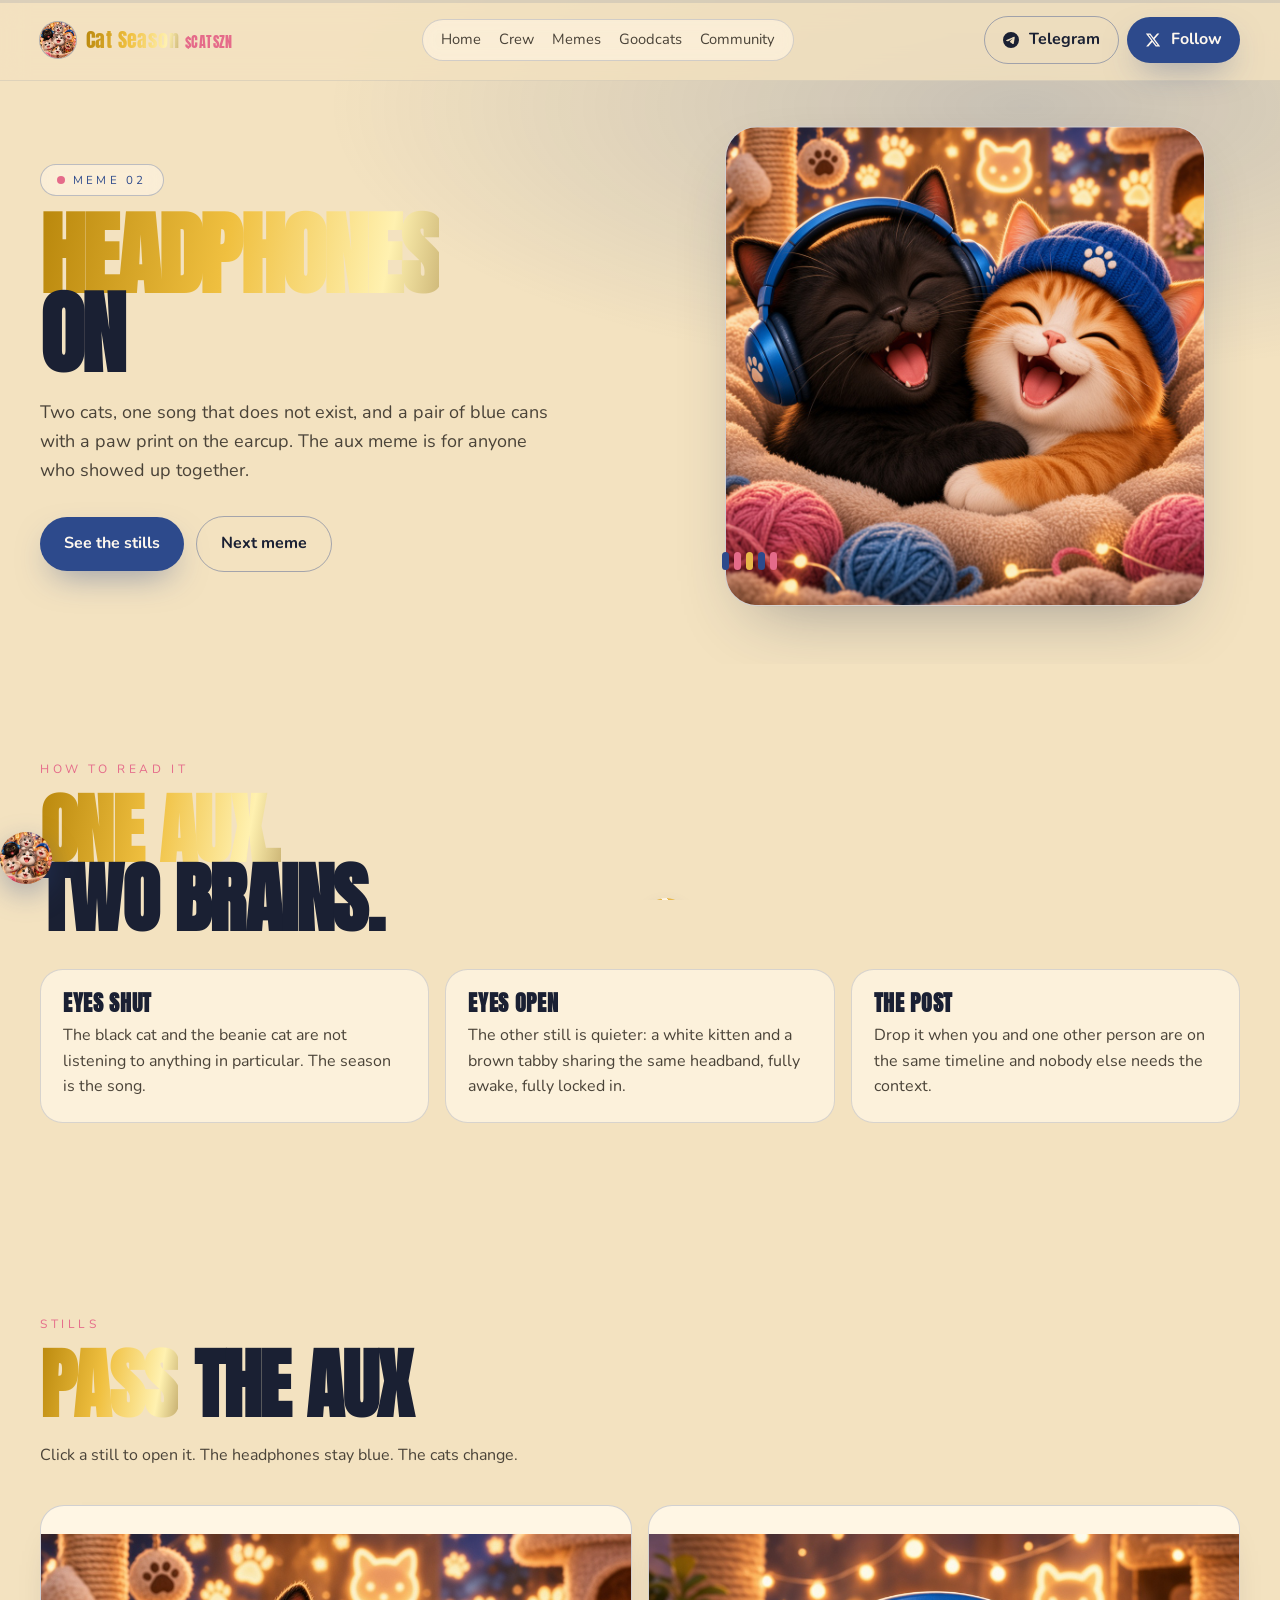
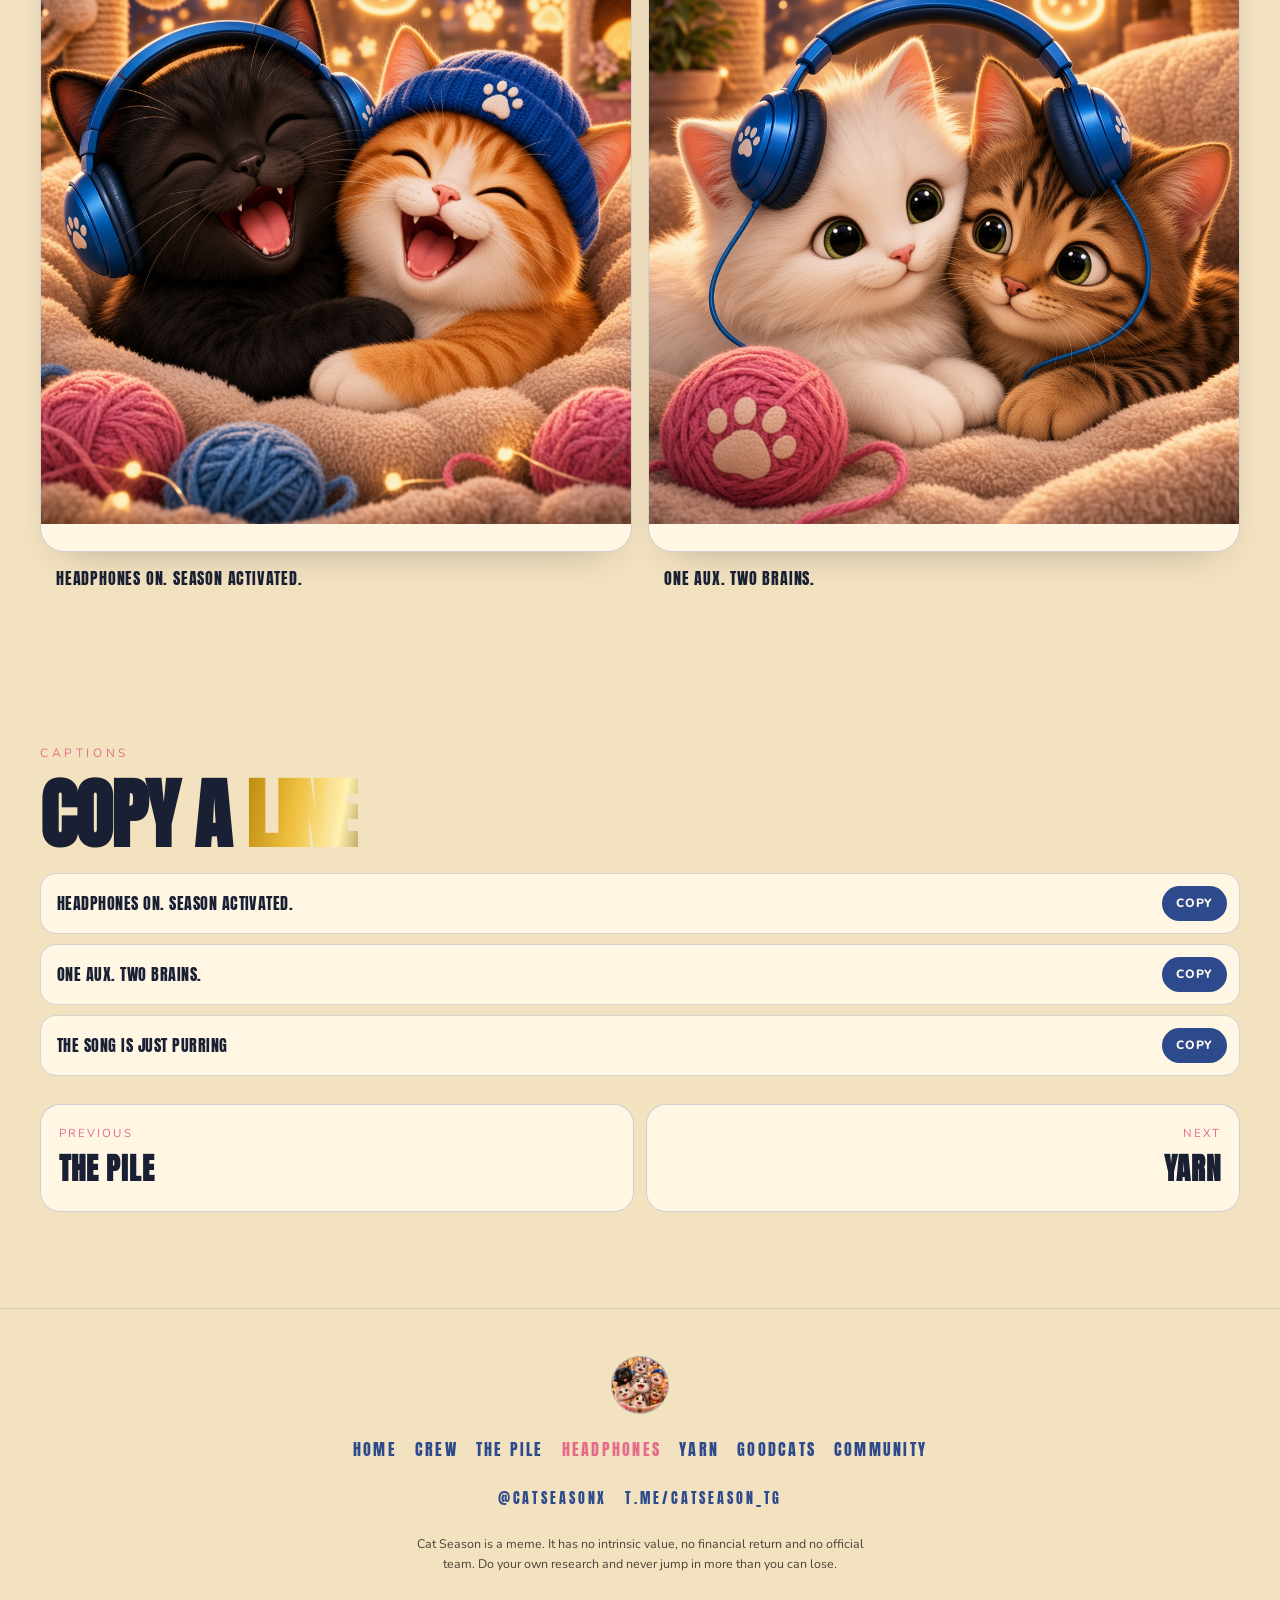
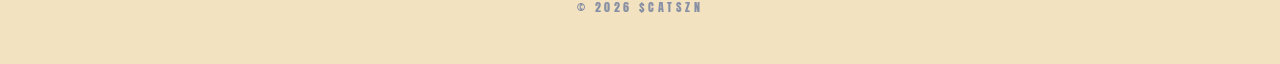
<file: headphones.html>
<!DOCTYPE html>
<html lang="en">
<head>
  <meta charset="utf-8" />
  <meta name="viewport" content="width=device-width, initial-scale=1" />
  <title>Headphones — Cat Season</title>
  <meta name="description" content="Headphones is meme two. One aux, two cats, season activated." />
  <meta name="theme-color" content="#f6ead2" />
  <link rel="icon" href="logo.png" />
  <link rel="preconnect" href="https://fonts.googleapis.com" />
  <link rel="preconnect" href="https://fonts.gstatic.com" crossorigin />
  <link href="https://fonts.googleapis.com/css2?family=Anton&family=Fredoka:wght@600;700&family=IBM+Plex+Mono:wght@500&family=Nunito:wght@400;600;700;800&display=swap" rel="stylesheet" />
  <link rel="stylesheet" href="theme.css" />
  <script>document.documentElement.classList.add("js");</script>
</head>
<body class="page-headphones">
  <div class="wipe" aria-hidden="true"></div>
  <div class="scroll-track" aria-hidden="true"></div>

  <header class="site-header">
    <div class="shell header-inner">
      <a href="index.html" class="brand">
        <img src="logo.png" alt="" />
        <span class="brand-name"><span class="text-gold">Cat Season</span><span class="brand-ticker">$CATSZN</span></span>
      </a>
      <nav class="menu" id="site-menu">
        <a href="index.html">Home</a>
        <a href="crew.html">Crew</a>
        <a href="index.html#chapters">Memes</a>
        <a href="goodcats.html">Goodcats</a>
        <a href="community.html">Community</a>
      </nav>
      <div class="header-end">
        <button type="button" class="nav-toggle" aria-expanded="false" aria-controls="site-menu" aria-label="Open menu">
          <span></span><span></span><span></span>
        </button>
        <a href="https://t.me/catseason_tg" target="_blank" rel="noreferrer" class="btn btn-ghost" aria-label="Cat Season on Telegram">
          <svg viewBox="0 0 24 24" aria-hidden="true"><path d="M11.944 0A12 12 0 0 0 0 12a12 12 0 0 0 12 12 12 12 0 0 0 12-12A12 12 0 0 0 12 0a12 12 0 0 0-.056 0zm4.962 7.224c.1-.002.321.023.465.14a.506.506 0 0 1 .171.325c.016.093.036.306.02.472-.18 1.898-.962 6.502-1.36 8.627-.168.9-.499 1.201-.82 1.23-.696.065-1.225-.46-1.9-.902-1.056-.693-1.653-1.124-2.678-1.8-1.185-.78-.417-1.21.258-1.91.177-.184 3.247-2.977 3.307-3.23.007-.032.014-.15-.056-.212s-.174-.041-.249-.024c-.106.024-1.793 1.14-5.061 3.345-.48.33-.913.49-1.302.48-.428-.008-1.252-.241-1.865-.44-.752-.245-1.349-.374-1.297-.789.027-.216.325-.437.893-.663 3.498-1.524 5.83-2.529 6.998-3.014 3.332-1.386 4.025-1.627 4.476-1.635z"></path></svg>
          <span class="btn-label">Telegram</span>
        </a>
        <a href="https://x.com/catseasonx" target="_blank" rel="noreferrer" class="btn btn-primary">
          <svg viewBox="0 0 24 24" aria-hidden="true"><path d="M18.244 2.25h3.308l-7.227 8.26 8.502 11.24H16.17l-5.214-6.817L4.99 21.75H1.68l7.73-8.835L1.254 2.25H8.08l4.713 6.231zm-1.161 17.52h1.833L7.084 4.126H5.117z"></path></svg>
          <span class="btn-label">Follow</span>
        </a>
      </div>
    </div>
  </header>

  <main>
    <section class="story-hero">
      <div class="shell story-hero-grid">
        <div class="rise-in">
          <p class="eyebrow"><i class="pulse"></i>Meme 02</p>
          <h1><span class="text-gold">Headphones</span><br />on</h1>
          <p class="lede">Two cats, one song that does not exist, and a pair of blue cans with a paw print on the earcup. The aux meme is for anyone who showed up together.</p>
          <div class="actions">
            <a href="#stills" class="btn btn-primary">See the stills</a>
            <a href="yarn.html" class="btn btn-ghost">Next meme</a>
          </div>
        </div>
        <div class="story-stage">
          <div class="rings" aria-hidden="true"><i></i><i></i><i></i></div>
          <div class="eq" aria-hidden="true"><span></span><span></span><span></span><span></span><span></span></div>
          <div class="story-frame">
            <img src="memes/duo-headphones.png" alt="Black cat in blue headphones and orange cat in a blue paw beanie laughing in a blanket" />
          </div>
        </div>
      </div>
    </section>

    <section class="section">
      <div class="shell">
        <div class="reveal">
          <p class="kicker">How to read it</p>
          <h2><span class="text-gold">One aux.</span><br />Two brains.</h2>
        </div>
        <div class="beat-grid">
          <article class="beat reveal">
            <strong>Eyes shut</strong>
            <p>The black cat and the beanie cat are not listening to anything in particular. The season is the song.</p>
          </article>
          <article class="beat reveal">
            <strong>Eyes open</strong>
            <p>The other still is quieter: a white kitten and a brown tabby sharing the same headband, fully awake, fully locked in.</p>
          </article>
          <article class="beat reveal">
            <strong>The post</strong>
            <p>Drop it when you and one other person are on the same timeline and nobody else needs the context.</p>
          </article>
        </div>
      </div>
    </section>

    <section id="stills" class="section">
      <div class="shell">
        <div class="reveal">
          <p class="kicker">Stills</p>
          <h2><span class="text-gold">Pass</span> the aux</h2>
          <p class="prose">Click a still to open it. The headphones stay blue. The cats change.</p>
        </div>
        <div class="still-grid">
          <figure class="still reveal">
            <button type="button" class="meme-open" data-src="memes/duo-headphones.png" data-caption="headphones on. season activated.">
              <img src="memes/duo-headphones.png" alt="Black headphones cat and orange beanie cat laughing together" />
            </button>
            <figcaption>headphones on. season activated.</figcaption>
          </figure>
          <figure class="still reveal">
            <button type="button" class="meme-open" data-src="memes/shared-aux.png" data-caption="one aux. two brains.">
              <img src="memes/shared-aux.png" alt="White kitten and brown tabby sharing one pair of blue headphones" />
            </button>
            <figcaption>one aux. two brains.</figcaption>
          </figure>
        </div>
      </div>
    </section>

    <section class="section">
      <div class="shell">
        <div class="reveal">
          <p class="kicker">Captions</p>
          <h2>Copy a <span class="text-gold">line</span></h2>
          <ul class="lines">
            <li><span>headphones on. season activated.</span><button type="button" data-copy="headphones on. season activated.">Copy</button></li>
            <li><span>one aux. two brains.</span><button type="button" data-copy="one aux. two brains.">Copy</button></li>
            <li><span>the song is just purring</span><button type="button" data-copy="the song is just purring">Copy</button></li>
          </ul>
          <nav class="pager" aria-label="Meme pages">
            <a href="pile.html"><span>Previous</span><strong>The Pile</strong></a>
            <a class="next" href="yarn.html"><span>Next</span><strong>Yarn</strong></a>
          </nav>
        </div>
      </div>
    </section>
  </main>

  <footer class="site-footer">
    <div class="shell footer-inner">
      <img src="logo.png" alt="" />
      <nav class="footer-pages" aria-label="Site pages">
        <a href="index.html">Home</a>
        <a href="crew.html">Crew</a>
        <a href="pile.html">The Pile</a>
        <a href="headphones.html" aria-current="page">Headphones</a>
        <a href="yarn.html">Yarn</a>
        <a href="goodcats.html">Goodcats</a>
        <a href="community.html">Community</a>
      </nav>
      <div class="footer-handles">
        <a href="https://x.com/catseasonx" target="_blank" rel="noreferrer" class="footer-handle">@catseasonx</a>
        <a href="https://t.me/catseason_tg" target="_blank" rel="noreferrer" class="footer-handle">t.me/catseason_tg</a>
      </div>
      <p class="disclaimer">Cat Season is a meme. It has no intrinsic value, no financial return and no official team. Do your own research and never jump in more than you can lose.</p>
      <p class="copy">© 2026 $CATSZN</p>
    </div>
  </footer>

  <div class="lightbox" id="lightbox" hidden>
    <button type="button" class="lightbox-backdrop" id="lightbox-backdrop" aria-label="Close preview"></button>
    <figure class="lightbox-card">
      <button type="button" class="lightbox-close" id="lightbox-close" aria-label="Close">Close</button>
      <img id="lightbox-img" alt="" />
      <figcaption id="lightbox-caption"></figcaption>
    </figure>
  </div>
  <script src="site.js"></script>
</body>
</html>
</file>
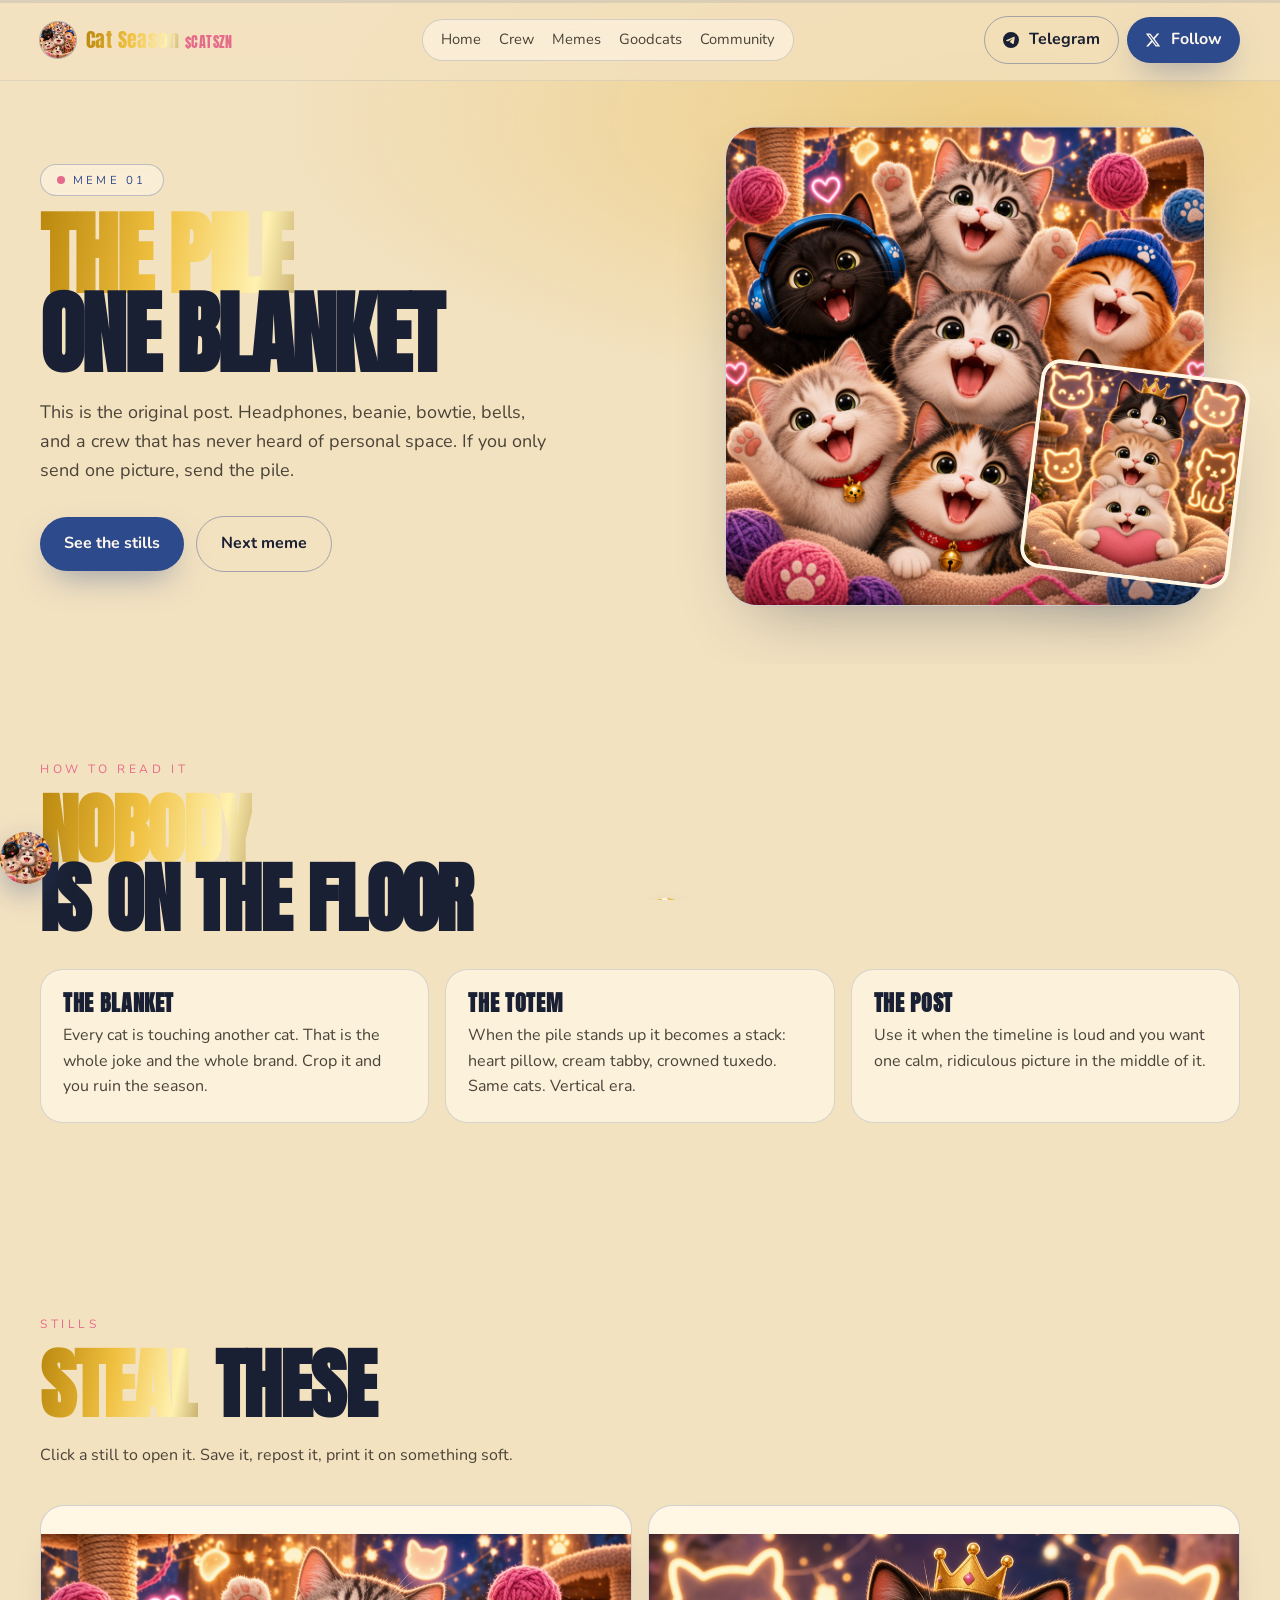
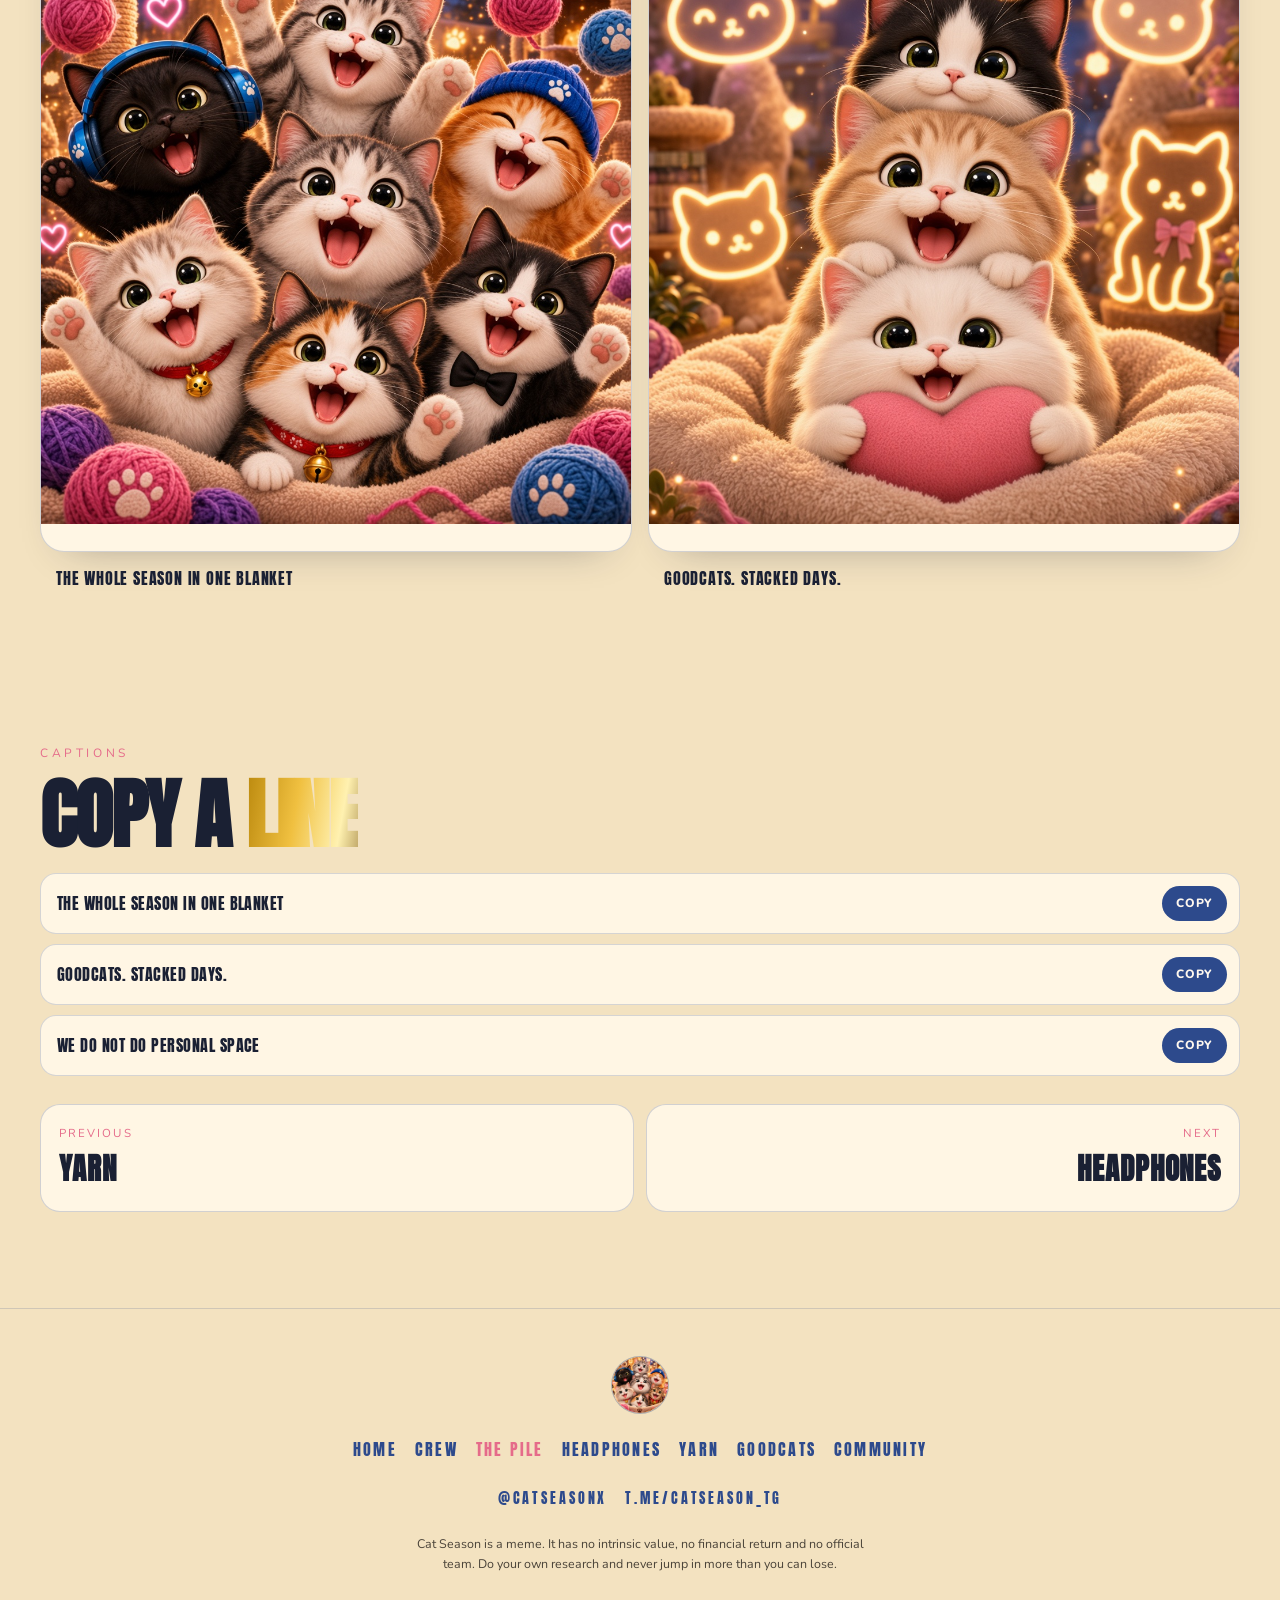
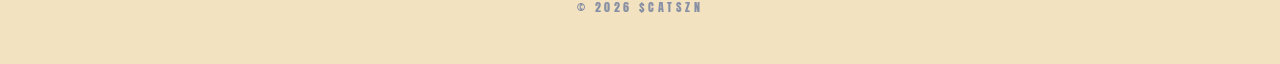
<file: pile.html>
<!DOCTYPE html>
<html lang="en">
<head>
  <meta charset="utf-8" />
  <meta name="viewport" content="width=device-width, initial-scale=1" />
  <title>The Pile — Cat Season</title>
  <meta name="description" content="The Pile is meme one. The whole Cat Season crew, one blanket, zero personal space." />
  <meta name="theme-color" content="#f6ead2" />
  <link rel="icon" href="logo.png" />
  <link rel="preconnect" href="https://fonts.googleapis.com" />
  <link rel="preconnect" href="https://fonts.gstatic.com" crossorigin />
  <link href="https://fonts.googleapis.com/css2?family=Anton&family=Fredoka:wght@600;700&family=IBM+Plex+Mono:wght@500&family=Nunito:wght@400;600;700;800&display=swap" rel="stylesheet" />
  <link rel="stylesheet" href="theme.css" />
  <script>document.documentElement.classList.add("js");</script>
</head>
<body class="page-pile">
  <div class="wipe" aria-hidden="true"></div>
  <div class="scroll-track" aria-hidden="true"></div>

  <header class="site-header">
    <div class="shell header-inner">
      <a href="index.html" class="brand">
        <img src="logo.png" alt="" />
        <span class="brand-name"><span class="text-gold">Cat Season</span><span class="brand-ticker">$CATSZN</span></span>
      </a>
      <nav class="menu" id="site-menu">
        <a href="index.html">Home</a>
        <a href="crew.html">Crew</a>
        <a href="index.html#chapters">Memes</a>
        <a href="goodcats.html">Goodcats</a>
        <a href="community.html">Community</a>
      </nav>
      <div class="header-end">
        <button type="button" class="nav-toggle" aria-expanded="false" aria-controls="site-menu" aria-label="Open menu">
          <span></span><span></span><span></span>
        </button>
        <a href="https://t.me/catseason_tg" target="_blank" rel="noreferrer" class="btn btn-ghost" aria-label="Cat Season on Telegram">
          <svg viewBox="0 0 24 24" aria-hidden="true"><path d="M11.944 0A12 12 0 0 0 0 12a12 12 0 0 0 12 12 12 12 0 0 0 12-12A12 12 0 0 0 12 0a12 12 0 0 0-.056 0zm4.962 7.224c.1-.002.321.023.465.14a.506.506 0 0 1 .171.325c.016.093.036.306.02.472-.18 1.898-.962 6.502-1.36 8.627-.168.9-.499 1.201-.82 1.23-.696.065-1.225-.46-1.9-.902-1.056-.693-1.653-1.124-2.678-1.8-1.185-.78-.417-1.21.258-1.91.177-.184 3.247-2.977 3.307-3.23.007-.032.014-.15-.056-.212s-.174-.041-.249-.024c-.106.024-1.793 1.14-5.061 3.345-.48.33-.913.49-1.302.48-.428-.008-1.252-.241-1.865-.44-.752-.245-1.349-.374-1.297-.789.027-.216.325-.437.893-.663 3.498-1.524 5.83-2.529 6.998-3.014 3.332-1.386 4.025-1.627 4.476-1.635z"></path></svg>
          <span class="btn-label">Telegram</span>
        </a>
        <a href="https://x.com/catseasonx" target="_blank" rel="noreferrer" class="btn btn-primary">
          <svg viewBox="0 0 24 24" aria-hidden="true"><path d="M18.244 2.25h3.308l-7.227 8.26 8.502 11.24H16.17l-5.214-6.817L4.99 21.75H1.68l7.73-8.835L1.254 2.25H8.08l4.713 6.231zm-1.161 17.52h1.833L7.084 4.126H5.117z"></path></svg>
          <span class="btn-label">Follow</span>
        </a>
      </div>
    </div>
  </header>

  <main>
    <section class="story-hero">
      <div class="shell story-hero-grid">
        <div class="rise-in">
          <p class="eyebrow"><i class="pulse"></i>Meme 01</p>
          <h1><span class="text-gold">The Pile</span><br />one blanket</h1>
          <p class="lede">This is the original post. Headphones, beanie, bowtie, bells, and a crew that has never heard of personal space. If you only send one picture, send the pile.</p>
          <div class="actions">
            <a href="#stills" class="btn btn-primary">See the stills</a>
            <a href="headphones.html" class="btn btn-ghost">Next meme</a>
          </div>
        </div>
        <div class="story-stage">
          <div class="story-frame">
            <img src="memes/full-pile.png" alt="The Cat Season crew piled together under fairy lights, paws up, yarn balls around the blanket" />
          </div>
          <img class="peek" src="memes/stack.png" alt="" />
        </div>
      </div>
    </section>

    <section class="section">
      <div class="shell">
        <div class="reveal">
          <p class="kicker">How to read it</p>
          <h2><span class="text-gold">Nobody</span><br />is on the floor</h2>
        </div>
        <div class="beat-grid">
          <article class="beat reveal">
            <strong>The blanket</strong>
            <p>Every cat is touching another cat. That is the whole joke and the whole brand. Crop it and you ruin the season.</p>
          </article>
          <article class="beat reveal">
            <strong>The totem</strong>
            <p>When the pile stands up it becomes a stack: heart pillow, cream tabby, crowned tuxedo. Same cats. Vertical era.</p>
          </article>
          <article class="beat reveal">
            <strong>The post</strong>
            <p>Use it when the timeline is loud and you want one calm, ridiculous picture in the middle of it.</p>
          </article>
        </div>
      </div>
    </section>

    <section id="stills" class="section">
      <div class="shell">
        <div class="reveal">
          <p class="kicker">Stills</p>
          <h2><span class="text-gold">Steal</span> these</h2>
          <p class="prose">Click a still to open it. Save it, repost it, print it on something soft.</p>
        </div>
        <div class="still-grid">
          <figure class="still reveal">
            <button type="button" class="meme-open" data-src="memes/full-pile.png" data-caption="the whole season in one blanket">
              <img src="memes/full-pile.png" alt="The full Cat Season pile, laughing in a blanket" />
            </button>
            <figcaption>the whole season in one blanket</figcaption>
          </figure>
          <figure class="still reveal">
            <button type="button" class="meme-open" data-src="memes/stack.png" data-caption="goodcats. stacked days.">
              <img src="memes/stack.png" alt="White cat with a pink heart, cream tabby, and a crowned tuxedo stacked in a nest" />
            </button>
            <figcaption>goodcats. stacked days.</figcaption>
          </figure>
        </div>
      </div>
    </section>

    <section class="section">
      <div class="shell">
        <div class="reveal">
          <p class="kicker">Captions</p>
          <h2>Copy a <span class="text-gold">line</span></h2>
          <ul class="lines">
            <li><span>the whole season in one blanket</span><button type="button" data-copy="the whole season in one blanket">Copy</button></li>
            <li><span>goodcats. stacked days.</span><button type="button" data-copy="goodcats. stacked days.">Copy</button></li>
            <li><span>we do not do personal space</span><button type="button" data-copy="we do not do personal space">Copy</button></li>
          </ul>
          <nav class="pager" aria-label="Meme pages">
            <a href="yarn.html"><span>Previous</span><strong>Yarn</strong></a>
            <a class="next" href="headphones.html"><span>Next</span><strong>Headphones</strong></a>
          </nav>
        </div>
      </div>
    </section>
  </main>

  <footer class="site-footer">
    <div class="shell footer-inner">
      <img src="logo.png" alt="" />
      <nav class="footer-pages" aria-label="Site pages">
        <a href="index.html">Home</a>
        <a href="crew.html">Crew</a>
        <a href="pile.html" aria-current="page">The Pile</a>
        <a href="headphones.html">Headphones</a>
        <a href="yarn.html">Yarn</a>
        <a href="goodcats.html">Goodcats</a>
        <a href="community.html">Community</a>
      </nav>
      <div class="footer-handles">
        <a href="https://x.com/catseasonx" target="_blank" rel="noreferrer" class="footer-handle">@catseasonx</a>
        <a href="https://t.me/catseason_tg" target="_blank" rel="noreferrer" class="footer-handle">t.me/catseason_tg</a>
      </div>
      <p class="disclaimer">Cat Season is a meme. It has no intrinsic value, no financial return and no official team. Do your own research and never jump in more than you can lose.</p>
      <p class="copy">© 2026 $CATSZN</p>
    </div>
  </footer>

  <div class="lightbox" id="lightbox" hidden>
    <button type="button" class="lightbox-backdrop" id="lightbox-backdrop" aria-label="Close preview"></button>
    <figure class="lightbox-card">
      <button type="button" class="lightbox-close" id="lightbox-close" aria-label="Close">Close</button>
      <img id="lightbox-img" alt="" />
      <figcaption id="lightbox-caption"></figcaption>
    </figure>
  </div>
  <script src="site.js"></script>
</body>
</html>
</file>
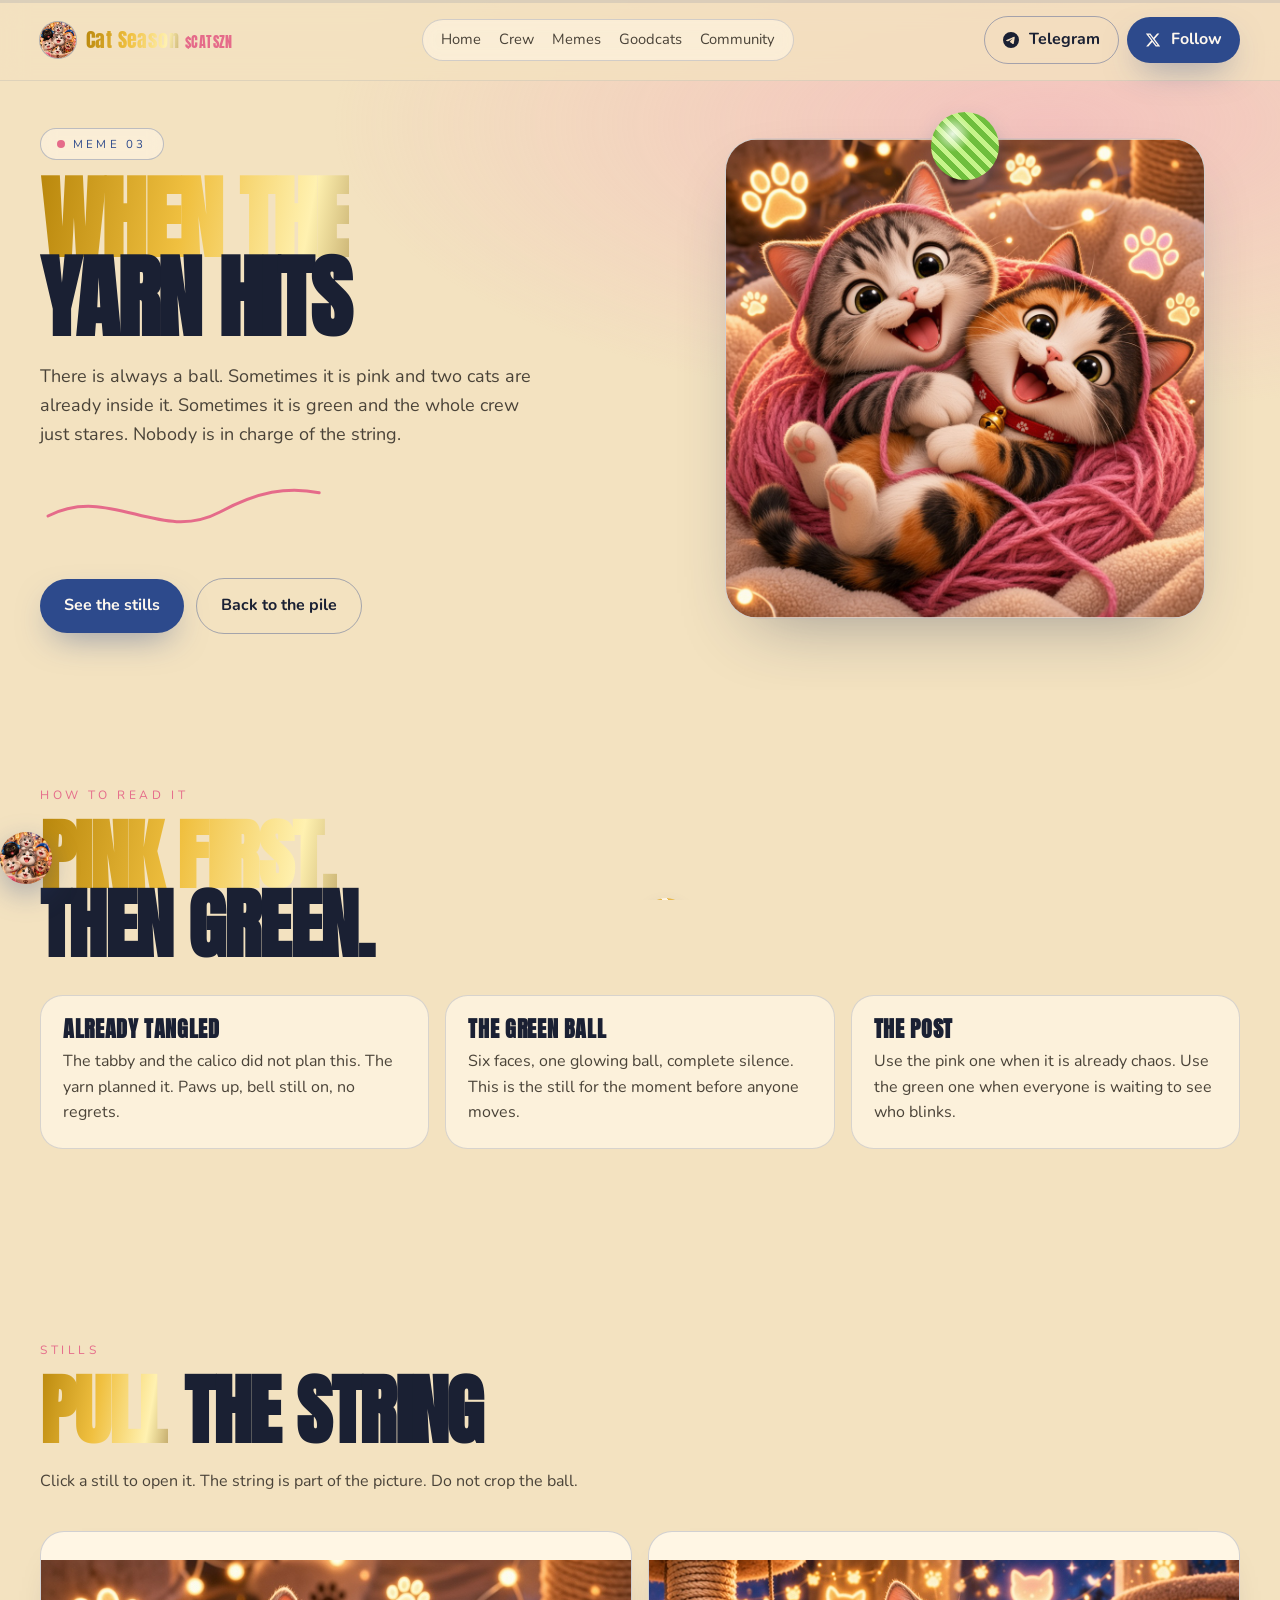
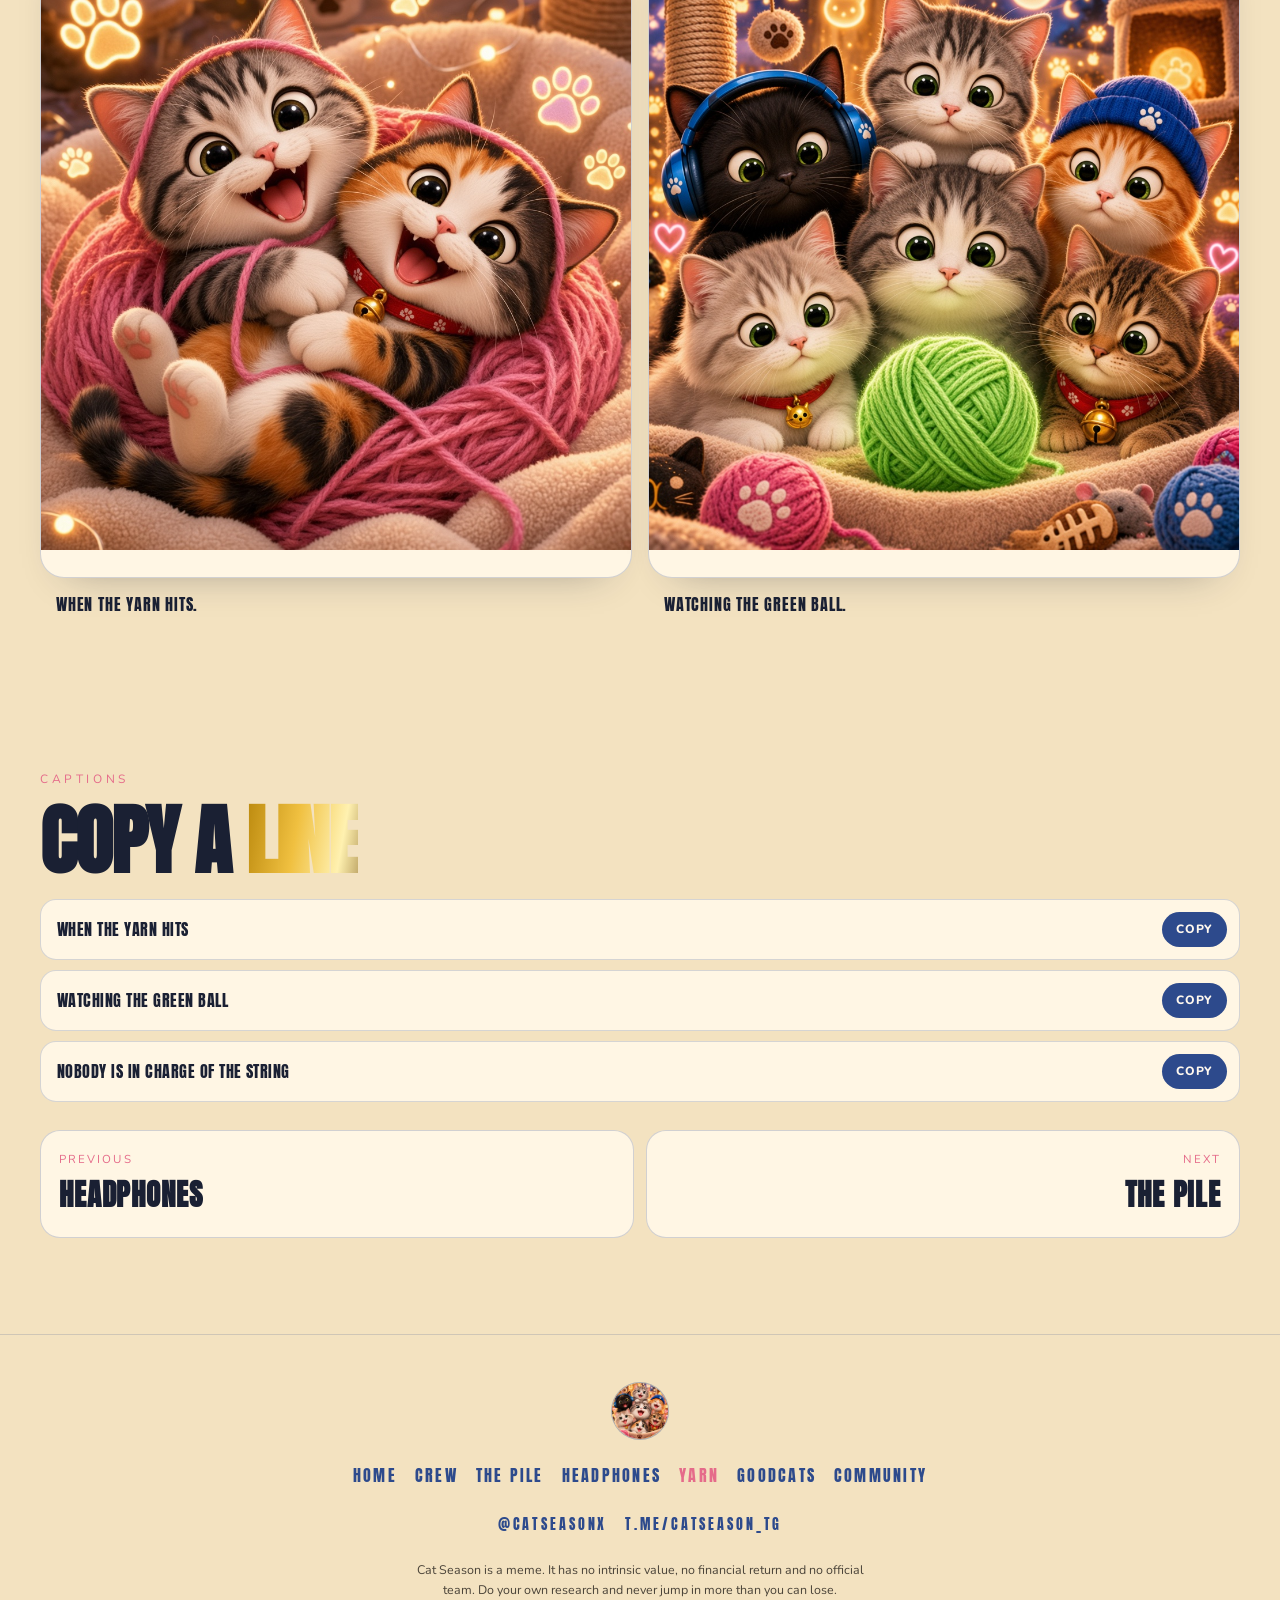
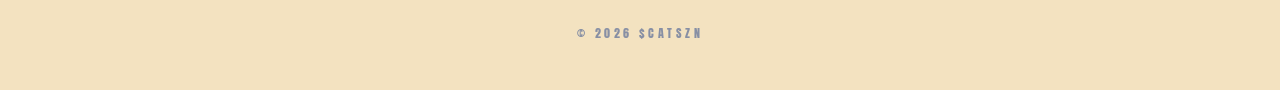
<file: yarn.html>
<!DOCTYPE html>
<html lang="en">
<head>
  <meta charset="utf-8" />
  <meta name="viewport" content="width=device-width, initial-scale=1" />
  <title>Yarn — Cat Season</title>
  <meta name="description" content="Yarn is meme three. Pink chaos, a green ball, and nobody in charge of the string." />
  <meta name="theme-color" content="#f6ead2" />
  <link rel="icon" href="logo.png" />
  <link rel="preconnect" href="https://fonts.googleapis.com" />
  <link rel="preconnect" href="https://fonts.gstatic.com" crossorigin />
  <link href="https://fonts.googleapis.com/css2?family=Anton&family=Fredoka:wght@600;700&family=IBM+Plex+Mono:wght@500&family=Nunito:wght@400;600;700;800&display=swap" rel="stylesheet" />
  <link rel="stylesheet" href="theme.css" />
  <script>document.documentElement.classList.add("js");</script>
</head>
<body class="page-yarn">
  <div class="wipe" aria-hidden="true"></div>
  <div class="scroll-track" aria-hidden="true"></div>

  <header class="site-header">
    <div class="shell header-inner">
      <a href="index.html" class="brand">
        <img src="logo.png" alt="" />
        <span class="brand-name"><span class="text-gold">Cat Season</span><span class="brand-ticker">$CATSZN</span></span>
      </a>
      <nav class="menu" id="site-menu">
        <a href="index.html">Home</a>
        <a href="crew.html">Crew</a>
        <a href="index.html#chapters">Memes</a>
        <a href="goodcats.html">Goodcats</a>
        <a href="community.html">Community</a>
      </nav>
      <div class="header-end">
        <button type="button" class="nav-toggle" aria-expanded="false" aria-controls="site-menu" aria-label="Open menu">
          <span></span><span></span><span></span>
        </button>
        <a href="https://t.me/catseason_tg" target="_blank" rel="noreferrer" class="btn btn-ghost" aria-label="Cat Season on Telegram">
          <svg viewBox="0 0 24 24" aria-hidden="true"><path d="M11.944 0A12 12 0 0 0 0 12a12 12 0 0 0 12 12 12 12 0 0 0 12-12A12 12 0 0 0 12 0a12 12 0 0 0-.056 0zm4.962 7.224c.1-.002.321.023.465.14a.506.506 0 0 1 .171.325c.016.093.036.306.02.472-.18 1.898-.962 6.502-1.36 8.627-.168.9-.499 1.201-.82 1.23-.696.065-1.225-.46-1.9-.902-1.056-.693-1.653-1.124-2.678-1.8-1.185-.78-.417-1.21.258-1.91.177-.184 3.247-2.977 3.307-3.23.007-.032.014-.15-.056-.212s-.174-.041-.249-.024c-.106.024-1.793 1.14-5.061 3.345-.48.33-.913.49-1.302.48-.428-.008-1.252-.241-1.865-.44-.752-.245-1.349-.374-1.297-.789.027-.216.325-.437.893-.663 3.498-1.524 5.83-2.529 6.998-3.014 3.332-1.386 4.025-1.627 4.476-1.635z"></path></svg>
          <span class="btn-label">Telegram</span>
        </a>
        <a href="https://x.com/catseasonx" target="_blank" rel="noreferrer" class="btn btn-primary">
          <svg viewBox="0 0 24 24" aria-hidden="true"><path d="M18.244 2.25h3.308l-7.227 8.26 8.502 11.24H16.17l-5.214-6.817L4.99 21.75H1.68l7.73-8.835L1.254 2.25H8.08l4.713 6.231zm-1.161 17.52h1.833L7.084 4.126H5.117z"></path></svg>
          <span class="btn-label">Follow</span>
        </a>
      </div>
    </div>
  </header>

  <main>
    <section class="story-hero">
      <div class="shell story-hero-grid">
        <div class="rise-in">
          <p class="eyebrow"><i class="pulse"></i>Meme 03</p>
          <h1><span class="text-gold">When the</span><br />yarn hits</h1>
          <p class="lede">There is always a ball. Sometimes it is pink and two cats are already inside it. Sometimes it is green and the whole crew just stares. Nobody is in charge of the string.</p>
          <svg class="string" viewBox="0 0 440 70" aria-hidden="true">
            <path d="M8 40 C 70 8, 120 68, 180 36 S 280 8, 340 42 420 20, 432 28"></path>
          </svg>
          <div class="actions">
            <a href="#stills" class="btn btn-primary">See the stills</a>
            <a href="pile.html" class="btn btn-ghost">Back to the pile</a>
          </div>
        </div>
        <div class="story-stage">
          <div class="yarn-orbit" aria-hidden="true"><span class="ball"></span></div>
          <div class="story-frame">
            <img src="memes/yarn-chaos.png" alt="Silver tabby and calico kitten tangled together in a giant pink yarn ball" />
          </div>
        </div>
      </div>
    </section>

    <section class="section">
      <div class="shell">
        <div class="reveal">
          <p class="kicker">How to read it</p>
          <h2><span class="text-gold">Pink first.</span><br />Then green.</h2>
        </div>
        <div class="beat-grid">
          <article class="beat reveal">
            <strong>Already tangled</strong>
            <p>The tabby and the calico did not plan this. The yarn planned it. Paws up, bell still on, no regrets.</p>
          </article>
          <article class="beat reveal">
            <strong>The green ball</strong>
            <p>Six faces, one glowing ball, complete silence. This is the still for the moment before anyone moves.</p>
          </article>
          <article class="beat reveal">
            <strong>The post</strong>
            <p>Use the pink one when it is already chaos. Use the green one when everyone is waiting to see who blinks.</p>
          </article>
        </div>
      </div>
    </section>

    <section id="stills" class="section">
      <div class="shell">
        <div class="reveal">
          <p class="kicker">Stills</p>
          <h2><span class="text-gold">Pull</span> the string</h2>
          <p class="prose">Click a still to open it. The string is part of the picture. Do not crop the ball.</p>
        </div>
        <div class="still-grid">
          <figure class="still reveal">
            <button type="button" class="meme-open" data-src="memes/yarn-chaos.png" data-caption="when the yarn hits.">
              <img src="memes/yarn-chaos.png" alt="Silver tabby and calico kitten tangled in a giant pink yarn ball" />
            </button>
            <figcaption>when the yarn hits.</figcaption>
          </figure>
          <figure class="still reveal">
            <button type="button" class="meme-open" data-src="memes/green-yarn.png" data-caption="watching the green ball.">
              <img src="memes/green-yarn.png" alt="The Cat Season crew staring at a glowing green yarn ball" />
            </button>
            <figcaption>watching the green ball.</figcaption>
          </figure>
        </div>
      </div>
    </section>

    <section class="section">
      <div class="shell">
        <div class="reveal">
          <p class="kicker">Captions</p>
          <h2>Copy a <span class="text-gold">line</span></h2>
          <ul class="lines">
            <li><span>when the yarn hits</span><button type="button" data-copy="when the yarn hits">Copy</button></li>
            <li><span>watching the green ball</span><button type="button" data-copy="watching the green ball">Copy</button></li>
            <li><span>nobody is in charge of the string</span><button type="button" data-copy="nobody is in charge of the string">Copy</button></li>
          </ul>
          <nav class="pager" aria-label="Meme pages">
            <a href="headphones.html"><span>Previous</span><strong>Headphones</strong></a>
            <a class="next" href="pile.html"><span>Next</span><strong>The Pile</strong></a>
          </nav>
        </div>
      </div>
    </section>
  </main>

  <footer class="site-footer">
    <div class="shell footer-inner">
      <img src="logo.png" alt="" />
      <nav class="footer-pages" aria-label="Site pages">
        <a href="index.html">Home</a>
        <a href="crew.html">Crew</a>
        <a href="pile.html">The Pile</a>
        <a href="headphones.html">Headphones</a>
        <a href="yarn.html" aria-current="page">Yarn</a>
        <a href="goodcats.html">Goodcats</a>
        <a href="community.html">Community</a>
      </nav>
      <div class="footer-handles">
        <a href="https://x.com/catseasonx" target="_blank" rel="noreferrer" class="footer-handle">@catseasonx</a>
        <a href="https://t.me/catseason_tg" target="_blank" rel="noreferrer" class="footer-handle">t.me/catseason_tg</a>
      </div>
      <p class="disclaimer">Cat Season is a meme. It has no intrinsic value, no financial return and no official team. Do your own research and never jump in more than you can lose.</p>
      <p class="copy">© 2026 $CATSZN</p>
    </div>
  </footer>

  <div class="lightbox" id="lightbox" hidden>
    <button type="button" class="lightbox-backdrop" id="lightbox-backdrop" aria-label="Close preview"></button>
    <figure class="lightbox-card">
      <button type="button" class="lightbox-close" id="lightbox-close" aria-label="Close">Close</button>
      <img id="lightbox-img" alt="" />
      <figcaption id="lightbox-caption"></figcaption>
    </figure>
  </div>
  <script src="site.js"></script>
</body>
</html>
</file>
<file: theme.css>
*,
*::before,
*::after {
  box-sizing: border-box;
  margin: 0;
  padding: 0;
}

:root {
  --background: #f3e2c0;
  --foreground: #1a2033;
  --card: #fff6e4;
  --card-foreground: #1c2438;
  --primary: #2d4a8c;
  --primary-foreground: #fff8ee;
  --secondary: #f3d6ae;
  --muted: #efe0c0;
  --muted-foreground: #4a4338;
  --accent: #e56b8a;
  --accent-foreground: #fff7f4;
  --gold-hi: #f6e08a;
  --gold-mid: #e8b84a;
  --gold-lo: #b8860b;
  --navy: #1a2438;
  --peach: #f3d4ae;
  --yarn: #f4a8bc;
  --border: #c9a46a55;
  --shadow: 0 28px 70px -30px rgba(36, 48, 80, 0.45);
  --display: "Anton", "Fredoka", system-ui, sans-serif;
  --sans: "Nunito", system-ui, sans-serif;
  --mono: "IBM Plex Mono", ui-monospace, monospace;
}

html {
  scroll-behavior: smooth;
}

body {
  font-family: var(--sans);
  color: var(--foreground);
  background: var(--background);
  line-height: 1.6;
  min-height: 100vh;
  overflow-x: hidden;
  -webkit-font-smoothing: antialiased;
}

img {
  max-width: 100%;
  display: block;
}

a {
  color: inherit;
  text-decoration: none;
}

button {
  font: inherit;
  color: inherit;
  cursor: pointer;
  background: none;
  border: 0;
}

.shell {
  width: min(1200px, calc(100% - 32px));
  margin-inline: auto;
}

.font-display {
  font-family: var(--display);
  font-weight: 700;
}

.text-gold {
  color: transparent;
  background-image: linear-gradient(
    100deg,
    #b8860b 0%,
    #f0c040 22%,
    #fff1b0 40%,
    #7a5518 58%,
    #d4a828 100%
  );
  background-size: 220% 100%;
  -webkit-background-clip: text;
  background-clip: text;
  animation: gold-shift 5.5s ease-in-out infinite;
}

/* Header */
.site-header {
  position: fixed;
  inset: 0 0 auto;
  z-index: 50;
  border-bottom: 1px solid rgba(45, 74, 140, 0.1);
  background: color-mix(in oklab, var(--background) 80%, transparent);
  backdrop-filter: blur(14px);
}

.header-inner {
  display: flex;
  align-items: center;
  justify-content: space-between;
  gap: 16px;
  padding: 16px 0;
}

.brand {
  display: flex;
  align-items: center;
  gap: 10px;
}

.brand img {
  width: 36px;
  height: 36px;
  border-radius: 999px;
  object-fit: cover;
  box-shadow: 0 0 0 1px rgba(45, 74, 140, 0.35);
}

.brand-name {
  font-family: var(--display);
  font-size: 1.25rem;
  letter-spacing: 0.02em;
}

.brand-ticker {
  margin-left: 6px;
  font-size: 0.85rem;
  color: var(--accent);
}

.menu {
  display: none;
  align-items: center;
  gap: 32px;
  padding: 10px 28px;
  border-radius: 999px;
  border: 1px solid rgba(45, 74, 140, 0.2);
  background: color-mix(in oklab, var(--card) 60%, transparent);
  color: var(--muted-foreground);
  font-size: 0.92rem;
  backdrop-filter: blur(8px);
}

.menu a:hover {
  color: var(--primary);
}

.header-end {
  display: flex;
  align-items: center;
  gap: 8px;
}

.btn {
  display: inline-flex;
  align-items: center;
  justify-content: center;
  gap: 10px;
  border-radius: 999px;
  padding: 10px 18px;
  font-weight: 700;
  transition: transform 0.2s ease, background 0.2s ease, border-color 0.2s ease;
}

.btn:hover {
  transform: scale(1.05);
}

.btn-primary {
  position: relative;
  overflow: hidden;
  background: var(--primary);
  color: var(--primary-foreground);
  box-shadow: 0 14px 34px -12px rgba(45, 74, 140, 0.55);
}

.btn-primary::after {
  content: "";
  position: absolute;
  inset: 0;
  background: linear-gradient(110deg, transparent 28%, rgba(255, 255, 255, 0.38) 48%, transparent 68%);
  transform: translateX(-130%);
  animation: btn-shine 3.6s ease-in-out infinite;
  pointer-events: none;
}

.btn-ghost {
  border: 1px solid rgba(45, 74, 140, 0.4);
  color: var(--foreground);
}

.btn-ghost:hover {
  border-color: var(--primary);
  background: rgba(45, 74, 140, 0.08);
}

.btn svg {
  width: 16px;
  height: 16px;
  fill: currentColor;
}

.btn-label {
  display: none;
}

/* Hero */
.hero {
  position: relative;
  isolation: isolate;
  overflow: hidden;
}

.hero-glow,
.hero-grid {
  position: absolute;
  inset: 0;
  z-index: -1;
  pointer-events: none;
}

.hero-glow {
  background:
    radial-gradient(120% 80% at 70% 8%, rgba(255, 244, 214, 0.95) 0%, transparent 62%),
    radial-gradient(90% 70% at 8% 100%, rgba(244, 168, 188, 0.45) 0%, transparent 65%),
    radial-gradient(70% 50% at 90% 80%, rgba(45, 74, 140, 0.12) 0%, transparent 60%);
}

.hero-grid {
  opacity: 0.45;
  background-image:
    linear-gradient(rgba(45, 74, 140, 0.14) 1px, transparent 1px),
    linear-gradient(90deg, rgba(45, 74, 140, 0.14) 1px, transparent 1px);
  background-size: 72px 72px;
  mask-image: radial-gradient(100% 70% at 50% 30%, black, transparent 75%);
  animation: grid-drift 26s linear infinite;
}

.hero-inner {
  display: grid;
  min-height: 100svh;
  grid-template-columns: 1fr;
  align-items: center;
  gap: 40px;
  padding: 112px 0 64px;
}

.hero-copy { order: 2; }
.hero-visual { order: 1; }

.eyebrow {
  display: inline-flex;
  align-items: center;
  gap: 8px;
  margin-bottom: 20px;
  padding: 6px 16px;
  border-radius: 999px;
  border: 1px solid rgba(45, 74, 140, 0.3);
  background: color-mix(in oklab, var(--card) 60%, transparent);
  color: var(--primary);
  font-size: 0.72rem;
  letter-spacing: 0.28em;
  text-transform: uppercase;
  backdrop-filter: blur(8px);
}

.hero h1 {
  font-family: var(--display);
  font-size: clamp(3.2rem, 10vw, 6.8rem);
  line-height: 0.86;
  letter-spacing: -0.03em;
  text-transform: uppercase;
}

.title-line {
  display: block;
}

.title-line.text-gold {
  white-space: nowrap;
}

.hero h1 .ticker {
  margin-left: 12px;
  vertical-align: super;
  font-size: 0.28em;
  letter-spacing: 0.2em;
  color: var(--accent);
}

.lede {
  margin-top: 24px;
  max-width: 32rem;
  color: var(--muted-foreground);
  font-size: 1.05rem;
}

.actions {
  display: flex;
  flex-wrap: wrap;
  align-items: center;
  gap: 12px;
  margin-top: 32px;
}

.actions .btn {
  padding: 14px 24px;
}

.ca-btn {
  display: flex;
  width: 100%;
  max-width: 36rem;
  align-items: center;
  gap: 12px;
  margin-top: 32px;
  padding: 10px 16px;
  border-radius: 999px;
  border: 1px solid rgba(45, 74, 140, 0.3);
  background: color-mix(in oklab, var(--card) 70%, transparent);
  text-align: left;
  backdrop-filter: blur(8px);
}

.ca-btn:hover {
  border-color: rgba(45, 74, 140, 0.7);
  background: var(--card);
}

.ca-pill {
  flex-shrink: 0;
  border-radius: 999px;
  background: var(--primary);
  color: var(--primary-foreground);
  padding: 4px 12px;
  font-family: var(--display);
  font-size: 0.72rem;
  letter-spacing: 0.16em;
}

.ca-value {
  min-width: 0;
  flex: 1;
  overflow: hidden;
  text-overflow: ellipsis;
  white-space: nowrap;
  font-family: var(--mono);
  font-size: 0.78rem;
  color: var(--muted-foreground);
}

.ca-copy {
  display: flex;
  flex-shrink: 0;
  align-items: center;
  gap: 6px;
  color: var(--primary);
  font-size: 0.75rem;
}

.scroll-hint {
  display: none;
  align-items: center;
  gap: 8px;
  margin-top: 40px;
  color: var(--muted-foreground);
  font-size: 0.72rem;
  letter-spacing: 0.25em;
  text-transform: uppercase;
}

.scroll-hint:hover {
  color: var(--primary);
}

.scroll-hint svg {
  width: 16px;
  height: 16px;
  animation: bounce 1.2s infinite;
}

.hero-visual {
  position: relative;
  display: grid;
  place-items: center;
}

.watermark {
  position: absolute;
  z-index: -1;
  font-family: var(--display);
  font-size: clamp(9rem, 26vw, 22rem);
  line-height: 1;
  color: rgba(45, 74, 140, 0.07);
  filter: blur(2px);
  user-select: none;
  pointer-events: none;
}

.coin-scene {
  position: relative;
  display: grid;
  place-items: center;
  width: 100%;
  perspective: 900px;
}

.coin-aura {
  position: absolute;
  aspect-ratio: 1;
  width: 118%;
  border-radius: 999px;
  opacity: 0.8;
  filter: blur(48px);
  background: radial-gradient(circle, rgba(255, 244, 214, 0.9) 0%, rgba(232, 184, 74, 0.45) 44%, transparent 72%);
}

.coin-float {
  position: relative;
  width: 100%;
  display: grid;
  place-items: center;
  animation: float 5.5s ease-in-out infinite;
}

.coin-wrap {
  position: relative;
  aspect-ratio: 1;
  width: 100%;
  max-width: 19rem;
  transform-style: preserve-3d;
  filter: drop-shadow(0 30px 45px rgba(45, 74, 140, 0.35));
}

.coin {
  position: absolute;
  inset: 0;
  transform-style: preserve-3d;
  animation: spin-y 22s linear infinite;
}

.coin-scene:hover .coin {
  animation-play-state: paused;
}

.coin-edge {
  position: absolute;
  inset: 0;
  border-radius: 999px;
  background: linear-gradient(90deg, #c9922e, #f0c040, #e8789a, #2d4a8c);
  transform-style: preserve-3d;
}

.coin-face {
  position: absolute;
  inset: 0;
  border-radius: 999px;
  overflow: hidden;
  backface-visibility: hidden;
}

.coin-face img {
  width: 100%;
  height: 100%;
  object-fit: cover;
}

.coin-sheen {
  position: absolute;
  inset: 0;
  border-radius: 999px;
  background: linear-gradient(115deg, transparent 32%, rgba(255, 255, 255, 0.55) 48%, transparent 64%);
  background-size: 220% 100%;
  animation: sheen 3.8s ease-in-out infinite;
}

.coin-back {
  display: grid;
  place-items: center;
  background: radial-gradient(circle at 32% 28%, #f6e08a 0%, #e8b84a 42%, #c45d72 100%);
}

.coin-back span {
  font-family: var(--display);
  font-size: clamp(5rem, 18vw, 9rem);
  line-height: 1;
  color: rgba(255, 248, 238, 0.88);
}

/* Marquee */
.marquee {
  position: relative;
  overflow: hidden;
  border-block: 1px solid rgba(45, 74, 140, 0.22);
  background: rgba(45, 74, 140, 0.08);
  padding: 14px 0;
}

.marquee:hover .marquee-track {
  animation-play-state: paused;
}

.marquee-track {
  display: flex;
  width: max-content;
  align-items: center;
  gap: 40px;
  white-space: nowrap;
  animation: marquee 42s linear infinite;
}

.marquee-item {
  display: flex;
  align-items: center;
  gap: 40px;
  font-family: var(--display);
  font-size: clamp(1rem, 2vw, 1.25rem);
  letter-spacing: 0.2em;
  text-transform: uppercase;
  color: var(--primary);
}

.dot {
  width: 6px;
  height: 6px;
  border-radius: 999px;
  background: var(--accent);
}

/* Sections */
.section {
  position: relative;
  overflow: hidden;
  padding: 96px 0;
}

.about-grid {
  display: grid;
  gap: 56px;
}

.banner-wrap {
  position: relative;
}

.banner-glow {
  position: absolute;
  inset: 24px;
  z-index: -1;
  border-radius: 999px;
  opacity: 0.6;
  filter: blur(48px);
  background: radial-gradient(circle, rgba(232, 184, 74, 0.55) 0%, transparent 68%);
}

.banner-wrap img {
  width: 100%;
  aspect-ratio: 16 / 9;
  object-fit: cover;
  object-position: center;
  border-radius: 2rem;
  border: 1px solid rgba(45, 74, 140, 0.22);
  box-shadow: var(--shadow);
  animation: float 6.5s ease-in-out infinite;
}

.kicker {
  margin-bottom: 16px;
  color: var(--accent);
  font-size: 0.75rem;
  letter-spacing: 0.3em;
  text-transform: uppercase;
}

.section h2 {
  font-family: var(--display);
  font-size: clamp(2.6rem, 6vw, 4.8rem);
  line-height: 0.9;
  letter-spacing: -0.02em;
  text-transform: uppercase;
}

.prose {
  margin-top: 24px;
  max-width: 36rem;
  color: var(--muted-foreground);
}

.prose + .prose {
  margin-top: 16px;
}

.memes {
  border-top: 1px solid rgba(45, 74, 140, 0.18);
}

.memes-glow {
  position: absolute;
  inset: 0;
  z-index: -1;
  background: radial-gradient(90% 60% at 50% 0%, rgba(255, 244, 214, 0.9) 0%, transparent 62%);
}

.memes-head {
  display: flex;
  flex-direction: column;
  gap: 24px;
}

.memes-head p {
  max-width: 22rem;
  color: var(--muted-foreground);
}

.meme-bento {
  display: grid;
  grid-template-columns: 1fr 1fr;
  gap: 14px;
  margin-top: 56px;
}

.meme {
  position: relative;
  overflow: hidden;
  border-radius: 1.5rem;
  border: 1px solid rgba(45, 74, 140, 0.22);
  background: var(--card);
  box-shadow: 0 18px 40px -28px rgba(28, 36, 56, 0.45);
  transition: transform 0.3s ease, box-shadow 0.3s ease;
}

.meme:nth-child(2) { transform: rotate(1.2deg); }
.meme:nth-child(3) { transform: rotate(-1.4deg); }
.meme:nth-child(4) { transform: rotate(1.6deg); }
.meme:nth-child(5) { transform: rotate(-1deg); }
.meme:nth-child(6) { transform: rotate(0.8deg); }

.meme:hover {
  z-index: 2;
  transform: rotate(0deg) translateY(-4px);
  box-shadow: 0 28px 50px -24px rgba(28, 36, 56, 0.5);
}

.meme-feature {
  grid-column: 1 / -1;
  transform: none;
}

.meme-open,
.meme-link {
  display: block;
  width: 100%;
  padding: 0;
  cursor: zoom-in;
}

.meme-link {
  cursor: pointer;
}

.meme-link::after {
  content: "Open meme";
  position: absolute;
  top: 12px;
  right: 12px;
  z-index: 1;
  border-radius: 999px;
  padding: 6px 10px;
  background: rgba(255, 246, 228, 0.94);
  color: var(--primary);
  font-family: var(--display);
  font-size: 0.68rem;
  letter-spacing: 0.12em;
  text-transform: uppercase;
  opacity: 0;
  transform: translateY(-4px);
  transition: opacity 0.2s ease, transform 0.2s ease;
}

.meme:hover .meme-link::after,
.meme-link:focus-visible::after {
  opacity: 1;
  transform: none;
}

.meme img {
  width: 100%;
  aspect-ratio: 1;
  object-fit: cover;
  transition: transform 0.5s ease;
}

.meme-feature img {
  aspect-ratio: 16 / 11;
}

.meme:hover img {
  transform: scale(1.04);
}

.meme figcaption {
  position: absolute;
  inset: auto 0 0;
  padding: 40px 16px 16px;
  background: linear-gradient(to top, rgba(255, 246, 228, 0.96), rgba(255, 246, 228, 0.7), transparent);
  font-family: var(--display);
  font-size: 0.78rem;
  letter-spacing: 0.04em;
  line-height: 1.25;
  text-transform: uppercase;
  pointer-events: none;
}

.lightbox {
  position: fixed;
  inset: 0;
  z-index: 80;
  display: grid;
  place-items: center;
  padding: 20px;
}

.lightbox[hidden] {
  display: none;
}

.lightbox-backdrop {
  position: absolute;
  inset: 0;
  border: 0;
  padding: 0;
  background: rgba(26, 36, 56, 0.72);
  backdrop-filter: blur(10px);
  cursor: zoom-out;
}

.lightbox-card {
  position: relative;
  z-index: 1;
  width: min(860px, 100%);
  margin: 0;
  overflow: hidden;
  border-radius: 1.5rem;
  background: var(--card);
  box-shadow: 0 40px 80px -30px rgba(28, 36, 56, 0.55);
}

.lightbox-card img {
  display: block;
  width: 100%;
  height: auto;
  max-height: min(78vh, 860px);
  aspect-ratio: auto;
  object-fit: contain;
  background: #1a2438;
  transform: none;
}

.lightbox-card figcaption {
  position: static;
  padding: 16px 20px 20px;
  background: none;
  font-family: var(--display);
  letter-spacing: 0.06em;
  text-transform: uppercase;
  color: var(--foreground);
}

.lightbox-close {
  position: absolute;
  top: 12px;
  right: 12px;
  z-index: 2;
  border-radius: 999px;
  padding: 8px 14px;
  background: rgba(255, 246, 228, 0.92);
  color: var(--primary);
  font-size: 0.75rem;
  font-weight: 800;
  letter-spacing: 0.08em;
  text-transform: uppercase;
}

.cta-card {
  display: flex;
  flex-direction: column;
  align-items: center;
  gap: 20px;
  margin-top: 64px;
  padding: 48px 24px;
  border-radius: 1.5rem;
  border: 1px solid rgba(45, 74, 140, 0.28);
  background: color-mix(in oklab, var(--card) 60%, transparent);
  text-align: center;
  backdrop-filter: blur(8px);
}

.cta-card h3 {
  font-family: var(--display);
  font-size: clamp(1.8rem, 4vw, 3rem);
  line-height: 1.1;
  letter-spacing: -0.02em;
  text-transform: uppercase;
}

.cta-card p {
  max-width: 28rem;
  color: var(--muted-foreground);
}

.cta-actions {
  display: flex;
  flex-wrap: wrap;
  justify-content: center;
  gap: 12px;
}

.cta-actions .btn {
  padding: 14px 24px;
}

/* Footer */
.site-footer {
  border-top: 1px solid rgba(45, 74, 140, 0.18);
  padding: 48px 0;
}

.footer-inner {
  display: flex;
  flex-direction: column;
  align-items: center;
  gap: 24px;
}

.site-footer img {
  width: 56px;
  height: 56px;
  border-radius: 999px;
  object-fit: cover;
  box-shadow: 0 0 0 1px rgba(45, 74, 140, 0.35);
}

.footer-links {
  display: flex;
  align-items: center;
  gap: 12px;
}

.icon-btn {
  display: grid;
  width: 44px;
  height: 44px;
  place-items: center;
  border-radius: 999px;
  border: 1px solid rgba(45, 74, 140, 0.3);
  color: var(--primary);
}

.icon-btn:hover {
  background: var(--primary);
  color: var(--primary-foreground);
}

.icon-btn svg {
  width: 16px;
  height: 16px;
  fill: currentColor;
}

.footer-handles {
  display: flex;
  flex-wrap: wrap;
  justify-content: center;
  gap: 8px 18px;
}

.footer-handle {
  font-family: var(--display);
  font-size: 0.9rem;
  letter-spacing: 0.2em;
  text-transform: uppercase;
  color: var(--primary);
}

.footer-handle:hover {
  opacity: 0.7;
}

.disclaimer {
  max-width: 28rem;
  text-align: center;
  font-size: 0.78rem;
  line-height: 1.6;
  color: var(--muted-foreground);
}

.copy {
  font-family: var(--display);
  font-size: 0.72rem;
  letter-spacing: 0.3em;
  text-transform: uppercase;
  color: rgba(45, 74, 140, 0.55);
}

@keyframes float {
  0%, 100% { transform: translateY(0); }
  50% { transform: translateY(-12px); }
}

@keyframes bounce {
  0%, 100% { transform: translateY(0); }
  50% { transform: translateY(5px); }
}

@keyframes marquee {
  from { transform: translateX(0); }
  to { transform: translateX(-50%); }
}

@media (min-width: 640px) {
  .shell { width: min(1200px, calc(100% - 48px)); }
  .btn-label { display: inline; }
  .lede { font-size: 1.125rem; }
  .coin-wrap { max-width: 26rem; }
  .meme-bento { gap: 18px; }
  .meme figcaption { font-size: 0.9rem; }
  .cta-card { padding: 48px; }
}

@media (min-width: 768px) {
  .menu { display: flex; }
}

@media (min-width: 1024px) {
  .hero-inner {
    grid-template-columns: 1.05fr 1fr;
    gap: 24px;
    padding-top: 96px;
  }

  .hero-copy { order: 1; }
  .hero-visual { order: 2; }
  .scroll-hint { display: inline-flex; }
  .coin-wrap { max-width: 30rem; }

  .about-grid {
    grid-template-columns: 0.95fr 1.05fr;
    align-items: center;
  }

  .memes-head {
    flex-direction: row;
    align-items: flex-end;
    justify-content: space-between;
  }

  .meme-bento {
    grid-template-columns: repeat(3, 1fr);
    grid-template-rows: auto auto auto;
  }

  .meme-feature {
    grid-column: 1 / 3;
    grid-row: 1 / 3;
  }

  .meme,
  .meme-open,
  .meme-link {
    height: 100%;
  }

  .meme-feature img {
    height: 100%;
    aspect-ratio: auto;
    min-height: 100%;
  }

  .meme:nth-child(2) { grid-column: 3; grid-row: 1; }
  .meme:nth-child(3) { grid-column: 3; grid-row: 2; }
}

/* Motion */
.wipe {
  position: fixed;
  inset: 0;
  z-index: 70;
  background: #f6ead2;
  transform-origin: top;
  animation: wipe-out 0.75s cubic-bezier(0.7, 0, 0.2, 1) forwards;
  pointer-events: none;
}

.scroll-track {
  position: fixed;
  top: 0;
  left: 0;
  right: 0;
  z-index: 60;
  height: 3px;
  background: rgba(45, 74, 140, 0.12);
  pointer-events: none;
}

.scroll-track::before {
  content: "";
  display: block;
  width: calc(var(--p, 0) * 100%);
  height: 100%;
  background: linear-gradient(90deg, var(--gold-mid), var(--accent));
}

.nav-toggle {
  display: grid;
  gap: 5px;
  width: 42px;
  height: 42px;
  place-content: center;
  border-radius: 999px;
  border: 1px solid rgba(45, 74, 140, 0.3);
  background: color-mix(in oklab, var(--card) 70%, transparent);
}

.nav-toggle span {
  display: block;
  width: 16px;
  height: 2px;
  border-radius: 999px;
  background: var(--primary);
  transition: transform 0.2s ease, opacity 0.2s ease;
}

.nav-toggle[aria-expanded="true"] span:nth-child(1) {
  transform: translateY(7px) rotate(45deg);
}

.nav-toggle[aria-expanded="true"] span:nth-child(2) {
  opacity: 0;
}

.nav-toggle[aria-expanded="true"] span:nth-child(3) {
  transform: translateY(-7px) rotate(-45deg);
}

.menu a[aria-current="page"] {
  color: var(--primary);
  font-weight: 800;
}

.pulse {
  width: 8px;
  height: 8px;
  border-radius: 999px;
  background: var(--accent);
  box-shadow: 0 0 0 0 rgba(229, 107, 138, 0.55);
  animation: pulse 1.8s ease-out infinite;
}

.paws {
  position: absolute;
  inset: 0;
  z-index: 0;
  pointer-events: none;
}

.paws svg {
  position: absolute;
  width: 42px;
  fill: rgba(45, 74, 140, 0.16);
  animation: paw-float 7.5s ease-in-out infinite;
}

.paws svg:nth-child(1) { top: 16%; left: 7%; }
.paws svg:nth-child(2) { top: 34%; left: 20%; width: 26px; animation-delay: 0.4s; }
.paws svg:nth-child(3) { top: 72%; left: 5%; width: 34px; animation-delay: 0.8s; }
.paws svg:nth-child(4) { top: 14%; right: 10%; width: 30px; animation-delay: 0.2s; }
.paws svg:nth-child(5) { top: 64%; right: 7%; width: 50px; animation-delay: 1s; }
.paws svg:nth-child(6) { bottom: 16%; left: 44%; width: 22px; animation-delay: 0.6s; }

.hero-inner {
  position: relative;
  z-index: 1;
}

.rise-in > * {
  animation: rise 0.8s cubic-bezier(0.2, 0.7, 0.2, 1) both;
}

.rise-in > *:nth-child(2) { animation-delay: 0.08s; }
.rise-in > *:nth-child(3) { animation-delay: 0.16s; }
.rise-in > *:nth-child(4) { animation-delay: 0.24s; }
.rise-in > *:nth-child(5) { animation-delay: 0.32s; }
.rise-in > *:nth-child(6) { animation-delay: 0.4s; }

.hero-visual {
  animation: rise 1s 0.12s both;
}

.js .reveal {
  opacity: 0;
  transform: translateY(28px);
}

.js .reveal.is-in {
  opacity: 1;
  transform: none;
  transition: opacity 0.7s ease, transform 0.7s cubic-bezier(0.2, 0.7, 0.2, 1);
}

.stats {
  display: flex;
  flex-wrap: wrap;
  gap: 10px;
  margin-top: 28px;
  list-style: none;
}

.stats li {
  min-width: 96px;
  padding: 12px 16px;
  border-radius: 1rem;
  border: 1px solid rgba(45, 74, 140, 0.18);
  background: color-mix(in oklab, var(--card) 72%, transparent);
}

.stats strong {
  display: block;
  font-family: var(--display);
  font-size: 1.8rem;
  line-height: 1;
  color: var(--primary);
}

.stats span {
  font-size: 0.75rem;
  letter-spacing: 0.14em;
  text-transform: uppercase;
  color: var(--muted-foreground);
}

.chapter-grid {
  display: grid;
  gap: 16px;
  margin-top: 40px;
}

.chapter {
  position: relative;
  display: flex;
  min-height: 100%;
  flex-direction: column;
  overflow: hidden;
  border-radius: 1.75rem;
  border: 1px solid rgba(45, 74, 140, 0.22);
  background: var(--card);
  box-shadow: 0 18px 40px -28px rgba(28, 36, 56, 0.45);
  transition: transform 0.35s ease, box-shadow 0.35s ease;
}

.chapter:hover,
.chapter:focus-visible,
.js .chapter.reveal.is-in:hover,
.js .chapter.reveal.is-in:focus-visible {
  transform: translateY(-8px);
  box-shadow: 0 28px 50px -24px rgba(28, 36, 56, 0.5);
}

.chapter img {
  width: 100%;
  height: 240px;
  object-fit: cover;
  transition: transform 0.6s ease;
}

.chapter:hover img,
.chapter:focus-visible img {
  transform: scale(1.06);
}

.chapter-no {
  position: absolute;
  top: 14px;
  left: 14px;
  border-radius: 999px;
  padding: 4px 10px;
  background: rgba(255, 246, 228, 0.92);
  font-family: var(--display);
  letter-spacing: 0.14em;
  color: var(--primary);
}

.chapter-body {
  display: flex;
  flex-direction: column;
  gap: 8px;
  padding: 20px;
}

.chapter-body .kicker {
  margin: 0;
}

.chapter-body strong {
  font-family: var(--display);
  font-size: 1.35rem;
  line-height: 1.05;
  letter-spacing: 0.02em;
  text-transform: uppercase;
}

.footer-pages {
  display: flex;
  flex-wrap: wrap;
  justify-content: center;
  gap: 8px 18px;
}

.footer-pages a {
  font-family: var(--display);
  letter-spacing: 0.14em;
  text-transform: uppercase;
  color: var(--primary);
}

.footer-pages a:hover {
  color: var(--accent);
}

.footer-pages a[aria-current="page"] {
  color: var(--accent);
}

.story-hero {
  position: relative;
  overflow: hidden;
  padding: 128px 0 56px;
}

.story-hero::before {
  content: "";
  position: absolute;
  inset: 0;
  z-index: -1;
  pointer-events: none;
}

.page-pile .story-hero::before {
  background: radial-gradient(80% 60% at 78% 18%, rgba(232, 184, 74, 0.5), transparent 70%);
}

.page-headphones .story-hero::before {
  background: radial-gradient(80% 60% at 80% 16%, rgba(45, 74, 140, 0.22), transparent 68%);
}

.page-yarn .story-hero::before {
  background: radial-gradient(80% 60% at 82% 18%, rgba(244, 168, 188, 0.55), transparent 70%);
}

.page-crew .story-hero::before {
  background: radial-gradient(80% 60% at 78% 18%, rgba(45, 74, 140, 0.18), transparent 70%);
}

.page-goodcats .story-hero::before {
  background: radial-gradient(80% 60% at 80% 16%, rgba(232, 184, 74, 0.48), transparent 68%);
}

.page-community .story-hero::before {
  background: radial-gradient(80% 60% at 82% 18%, rgba(229, 107, 138, 0.32), transparent 70%);
}

.story-hero-grid {
  display: grid;
  gap: 36px;
  align-items: center;
}

.story-hero h1 {
  font-family: var(--display);
  font-size: clamp(3rem, 8vw, 5.6rem);
  line-height: 0.88;
  letter-spacing: -0.03em;
  text-transform: uppercase;
}

.story-stage {
  position: relative;
  display: grid;
  min-height: 380px;
  place-items: center;
}

.story-frame {
  position: relative;
  z-index: 1;
  width: min(100%, 480px);
  overflow: hidden;
  border-radius: 2rem;
  border: 1px solid rgba(45, 74, 140, 0.22);
  background: var(--card);
  box-shadow: var(--shadow);
  animation: float 6s ease-in-out infinite;
}

.story-frame img {
  width: 100%;
  aspect-ratio: 1;
  object-fit: cover;
  animation: ken 16s ease-in-out infinite alternate;
}

.peek {
  position: absolute;
  z-index: 2;
  right: 0;
  bottom: 6%;
  width: min(42%, 210px);
  border: 4px solid var(--card);
  border-radius: 1.25rem;
  box-shadow: var(--shadow);
  rotate: 7deg;
  animation: float 4.6s ease-in-out infinite;
}

.rings {
  position: absolute;
  inset: 8%;
  z-index: 0;
  pointer-events: none;
}

.rings i {
  position: absolute;
  inset: 0;
  border-radius: 999px;
  border: 2px solid rgba(45, 74, 140, 0.28);
  animation: ring 2.8s ease-out infinite;
}

.rings i:nth-child(2) { animation-delay: 0.6s; }
.rings i:nth-child(3) { animation-delay: 1.2s; }

.eq {
  position: absolute;
  z-index: 2;
  left: 6%;
  bottom: 8%;
  display: flex;
  align-items: flex-end;
  gap: 5px;
  height: 64px;
}

.eq span {
  width: 7px;
  height: 28%;
  border-radius: 999px;
  background: var(--primary);
  animation: eq 0.9s ease-in-out infinite;
}

.eq span:nth-child(2) { animation-delay: 0.12s; background: var(--accent); }
.eq span:nth-child(3) { animation-delay: 0.24s; background: var(--gold-mid); }
.eq span:nth-child(4) { animation-delay: 0.06s; background: var(--primary); }
.eq span:nth-child(5) { animation-delay: 0.3s; background: var(--accent); }

.yarn-orbit {
  position: absolute;
  inset: -6%;
  z-index: 2;
  pointer-events: none;
  animation: orbit 12s linear infinite;
}

.yarn-orbit .ball {
  position: absolute;
  top: 0;
  left: 50%;
  width: 68px;
  height: 68px;
  margin-left: -34px;
  border-radius: 999px;
  background:
    radial-gradient(circle at 32% 32%, rgba(255, 255, 255, 0.85), transparent 28%),
    repeating-linear-gradient(45deg, #6fbe3d 0 6px, #c6f48a 6px 11px);
  box-shadow: 0 12px 24px rgba(45, 74, 140, 0.25);
  animation: orbit 12s linear infinite reverse;
}

.string {
  display: block;
  width: min(440px, 100%);
  margin-top: 28px;
}

.string path {
  fill: none;
  stroke: var(--accent);
  stroke-width: 3;
  stroke-linecap: round;
  stroke-dasharray: 280;
  stroke-dashoffset: 280;
  animation: draw 1.8s ease forwards;
}

.beat-grid,
.still-grid {
  display: grid;
  gap: 16px;
  margin-top: 36px;
}

.beat {
  padding: 22px;
  border-radius: 1.4rem;
  border: 1px solid rgba(45, 74, 140, 0.18);
  background: color-mix(in oklab, var(--card) 76%, transparent);
}

.beat strong {
  display: block;
  margin-bottom: 8px;
  font-family: var(--display);
  font-size: 1.35rem;
  letter-spacing: 0.03em;
  line-height: 1.05;
  text-transform: uppercase;
}

.beat p {
  color: var(--muted-foreground);
}

.still .meme-open {
  overflow: hidden;
  border-radius: 1.5rem;
  border: 1px solid rgba(45, 74, 140, 0.22);
  background: var(--card);
  box-shadow: 0 18px 40px -28px rgba(28, 36, 56, 0.45);
}

.still img {
  width: 100%;
  aspect-ratio: 1;
  object-fit: cover;
  transition: transform 0.5s ease;
}

.still .meme-open:hover img {
  transform: scale(1.04);
}

.still figcaption {
  padding: 14px 16px 16px;
  font-family: var(--display);
  letter-spacing: 0.05em;
  text-transform: uppercase;
}

.lines {
  display: grid;
  gap: 10px;
  margin-top: 24px;
  list-style: none;
}

.lines li {
  display: flex;
  align-items: center;
  justify-content: space-between;
  gap: 12px;
  padding: 12px 12px 12px 16px;
  border-radius: 1rem;
  border: 1px solid rgba(45, 74, 140, 0.2);
  background: var(--card);
}

.lines span {
  font-family: var(--display);
  letter-spacing: 0.03em;
  line-height: 1.2;
  text-transform: uppercase;
}

.lines button {
  flex-shrink: 0;
  border-radius: 999px;
  padding: 8px 14px;
  background: var(--primary);
  color: var(--primary-foreground);
  font-size: 0.75rem;
  font-weight: 800;
  letter-spacing: 0.06em;
  text-transform: uppercase;
}

.pager {
  display: grid;
  grid-template-columns: 1fr 1fr;
  gap: 12px;
  margin-top: 28px;
}

.pager a {
  display: flex;
  min-height: 108px;
  flex-direction: column;
  justify-content: center;
  gap: 4px;
  padding: 18px;
  border-radius: 1.25rem;
  border: 1px solid rgba(45, 74, 140, 0.22);
  background: var(--card);
  transition: transform 0.25s ease, border-color 0.25s ease;
}

.pager a:hover {
  transform: translateY(-3px);
  border-color: var(--primary);
}

.pager span {
  color: var(--accent);
  font-size: 0.72rem;
  letter-spacing: 0.18em;
  text-transform: uppercase;
}

.pager strong {
  font-family: var(--display);
  font-size: clamp(1.3rem, 3vw, 1.8rem);
  letter-spacing: 0.03em;
  text-transform: uppercase;
}

.pager .next {
  text-align: right;
}

.btn:focus-visible,
.menu a:focus-visible,
.chapter:focus-visible,
.meme-link:focus-visible,
.meme-open:focus-visible {
  outline: 2px solid var(--primary);
  outline-offset: 3px;
}

@keyframes spin-y {
  from { transform: rotateY(0deg); }
  to { transform: rotateY(360deg); }
}

@keyframes sheen {
  0%, 100% { background-position: 130% 0; }
  50% { background-position: -30% 0; }
}

@keyframes rise {
  from { opacity: 0; transform: translateY(18px); }
  to { opacity: 1; transform: none; }
}

@keyframes wipe-out {
  from { transform: scaleY(1); }
  to { transform: scaleY(0); }
}

@keyframes paw-float {
  0%, 100% { transform: translateY(0) rotate(-8deg); opacity: 0.45; }
  50% { transform: translateY(-16px) rotate(8deg); opacity: 0.9; }
}

@keyframes pulse {
  70%, 100% { box-shadow: 0 0 0 8px rgba(229, 107, 138, 0); }
}

@keyframes ken {
  from { transform: scale(1); }
  to { transform: scale(1.08); }
}

@keyframes ring {
  from { transform: scale(0.7); opacity: 0.7; }
  to { transform: scale(1.08); opacity: 0; }
}

@keyframes eq {
  0%, 100% { height: 24%; }
  50% { height: 100%; }
}

@keyframes orbit {
  to { transform: rotate(360deg); }
}

@keyframes draw {
  to { stroke-dashoffset: 0; }
}

.inline-link {
  color: var(--primary);
  font-weight: 800;
  text-decoration: underline;
  text-underline-offset: 3px;
}

.crew-grid {
  display: grid;
  gap: 16px;
  margin-top: 36px;
}

.cat {
  display: flex;
  flex-direction: column;
  overflow: hidden;
  border-radius: 1.5rem;
  border: 1px solid rgba(45, 74, 140, 0.22);
  background: var(--card);
  box-shadow: 0 18px 40px -28px rgba(28, 36, 56, 0.45);
  transition: transform 0.3s ease;
}

.cat:hover,
.cat:focus-visible,
.js .cat.reveal.is-in:hover,
.js .cat.reveal.is-in:focus-visible {
  transform: translateY(-6px);
}

.cat-photo {
  display: block;
  height: 280px;
  overflow: hidden;
}

.cat-photo img {
  width: 100%;
  height: 100%;
  object-fit: cover;
  transform: scale(1.9);
  transition: transform 0.5s ease;
}

.pos-left img { transform-origin: 22% 42%; }
.pos-right img { transform-origin: 78% 40%; }
.pos-top img { transform-origin: 50% 18%; transform: scale(1.7); }
.pos-calico img { transform-origin: 74% 42%; }

.cat:hover .cat-photo img,
.cat:focus-visible .cat-photo img {
  transform: scale(2.05);
}

.story-frame-wide img { aspect-ratio: 16 / 10; }

.cat-copy {
  display: flex;
  flex-direction: column;
  gap: 6px;
  padding: 16px 18px 20px;
}

.cat-copy strong {
  font-family: var(--display);
  font-size: 1.45rem;
  letter-spacing: 0.03em;
  line-height: 1;
  text-transform: uppercase;
}

.cat-copy span {
  color: var(--muted-foreground);
}

.rule-list {
  display: grid;
  gap: 12px;
  margin-top: 28px;
  list-style: none;
}

.rule {
  display: grid;
  grid-template-columns: auto 1fr;
  gap: 16px;
  align-items: start;
  padding: 20px;
  border-radius: 1.4rem;
  border: 1px solid rgba(45, 74, 140, 0.18);
  background: color-mix(in oklab, var(--card) 76%, transparent);
}

.rule em {
  font-family: var(--display);
  font-style: normal;
  font-size: 1.5rem;
  line-height: 1;
  color: var(--accent);
}

.rule strong {
  display: block;
  margin-bottom: 4px;
  font-family: var(--display);
  font-size: 1.25rem;
  letter-spacing: 0.03em;
  text-transform: uppercase;
}

.rule p {
  color: var(--muted-foreground);
}

.social-grid {
  display: grid;
  gap: 16px;
  margin-top: 28px;
}

.social-card {
  display: flex;
  flex-direction: column;
  gap: 12px;
  padding: 28px 24px;
  border-radius: 1.6rem;
  border: 1px solid rgba(45, 74, 140, 0.22);
  background: var(--card);
  box-shadow: 0 18px 40px -28px rgba(28, 36, 56, 0.45);
  transition: transform 0.3s ease;
}

.social-card:hover,
.social-card:focus-visible,
.js .social-card.reveal.is-in:hover,
.js .social-card.reveal.is-in:focus-visible {
  transform: translateY(-6px);
}

.social-card .kicker {
  margin: 0;
}

.social-card strong {
  font-family: var(--display);
  font-size: clamp(1.8rem, 4vw, 2.6rem);
  line-height: 0.95;
  letter-spacing: 0.02em;
  text-transform: uppercase;
}

.social-card p {
  color: var(--muted-foreground);
}

@media (max-width: 1099px) {
  .menu {
    position: absolute;
    top: 100%;
    right: 16px;
    left: 16px;
    display: none;
    flex-direction: column;
    align-items: stretch;
    gap: 0;
    padding: 8px;
    border-radius: 1.25rem;
  }

  .menu.is-open {
    display: flex;
    z-index: 2;
    background: var(--card);
    box-shadow: var(--shadow);
  }

  .menu a {
    padding: 12px 14px;
    border-radius: 0.8rem;
  }

  .menu a:hover,
  .menu a:focus-visible {
    background: rgba(45, 74, 140, 0.08);
  }
}

@media (min-width: 1100px) {
  .nav-toggle { display: none; }
  .menu { gap: 18px; padding: 8px 18px; }
}

@media (min-width: 800px) {
  .chapter-grid,
  .beat-grid,
  .crew-grid {
    grid-template-columns: repeat(3, 1fr);
  }

  .social-grid {
    grid-template-columns: 1fr 1fr;
  }

  .still-grid {
    grid-template-columns: 1fr 1fr;
  }

  .story-hero-grid {
    grid-template-columns: 1.05fr 0.95fr;
    gap: 40px;
  }
}

main,
.site-footer {
  position: relative;
  z-index: 1;
}

.sky {
  position: fixed;
  inset: 0;
  z-index: 0;
  overflow: hidden;
  pointer-events: none;
}

.sky span {
  position: absolute;
  bottom: -40px;
  animation: float-up var(--dur, 18s) linear infinite;
  animation-delay: var(--delay, 0s);
}

.sky i {
  display: block;
  border-radius: 999px;
}

.sky .ball {
  width: var(--size, 26px);
  height: var(--size, 26px);
  background:
    radial-gradient(circle at 32% 32%, rgba(255, 255, 255, 0.8), transparent 30%),
    repeating-linear-gradient(45deg, var(--yarn, #e56b8a) 0 5px, #fff6e4 5px 9px);
  box-shadow: 0 8px 16px rgba(45, 74, 140, 0.18);
  animation: twirl 3.2s linear infinite;
}

.sky .light {
  width: var(--size, 7px);
  height: var(--size, 7px);
  background: #fff6d0;
  box-shadow: 0 0 12px 3px rgba(246, 224, 138, 0.85);
  animation: twinkle 1.8s ease-in-out infinite;
}

.paw-stamp {
  position: fixed;
  z-index: 45;
  width: 28px;
  height: 28px;
  pointer-events: none;
  animation: stamp 0.95s ease forwards;
}

.paw-stamp svg {
  width: 100%;
  height: 100%;
  fill: rgba(45, 74, 140, 0.42);
}

.scroll-mascot {
  position: fixed;
  z-index: 46;
  bottom: 16px;
  left: calc(var(--p, 0) * (100% - 68px));
  width: 52px;
  height: 52px;
  pointer-events: none;
  filter: drop-shadow(0 10px 14px rgba(45, 74, 140, 0.35));
}

.scroll-mascot img {
  width: 100%;
  height: 100%;
  border-radius: 999px;
  object-fit: cover;
  animation: roll 7s linear infinite;
}

.burst {
  position: fixed;
  z-index: 70;
  width: 10px;
  height: 10px;
  margin: -5px 0 0 -5px;
  border-radius: 999px;
  pointer-events: none;
  animation: burst 0.7s ease-out forwards;
}

.chapter,
.meme,
.cat,
.social-card,
.beat {
  transform-style: preserve-3d;
}

@keyframes gold-shift {
  0%, 100% { background-position: 0% 50%; }
  50% { background-position: 100% 50%; }
}

@keyframes btn-shine {
  0%, 55% { transform: translateX(-130%); }
  100% { transform: translateX(130%); }
}

@keyframes grid-drift {
  from { background-position: 0 0, 0 0; }
  to { background-position: 72px 72px, 72px 72px; }
}

@keyframes float-up {
  from { transform: translate3d(0, 20vh, 0); }
  to { transform: translate3d(var(--sway, 20px), -120vh, 0); }
}

@keyframes twirl {
  to { transform: rotate(360deg); }
}

@keyframes twinkle {
  0%, 100% { opacity: 0.25; transform: scale(0.65); }
  50% { opacity: 1; transform: scale(1); }
}

@keyframes stamp {
  0% { opacity: 0; transform: translate(-50%, -50%) scale(0.35) rotate(var(--rot, 0deg)); }
  18% { opacity: 0.9; transform: translate(-50%, -50%) scale(1) rotate(var(--rot, 0deg)); }
  100% { opacity: 0; transform: translate(-50%, -50%) scale(0.85) rotate(var(--rot, 0deg)); }
}

@keyframes roll {
  to { transform: rotate(360deg); }
}

@keyframes burst {
  to {
    opacity: 0;
    transform: translate(var(--dx), var(--dy)) scale(0.4);
  }
}

@media (max-width: 700px) {
  .scroll-mascot { width: 40px; height: 40px; bottom: 10px; }
}

@media (prefers-reduced-motion: reduce) {
  *,
  *::before,
  *::after {
    animation: none !important;
    transition: none !important;
    scroll-behavior: auto !important;
  }

  .wipe { display: none; }

  .js .reveal {
    opacity: 1;
    transform: none;
  }
}
</file>
